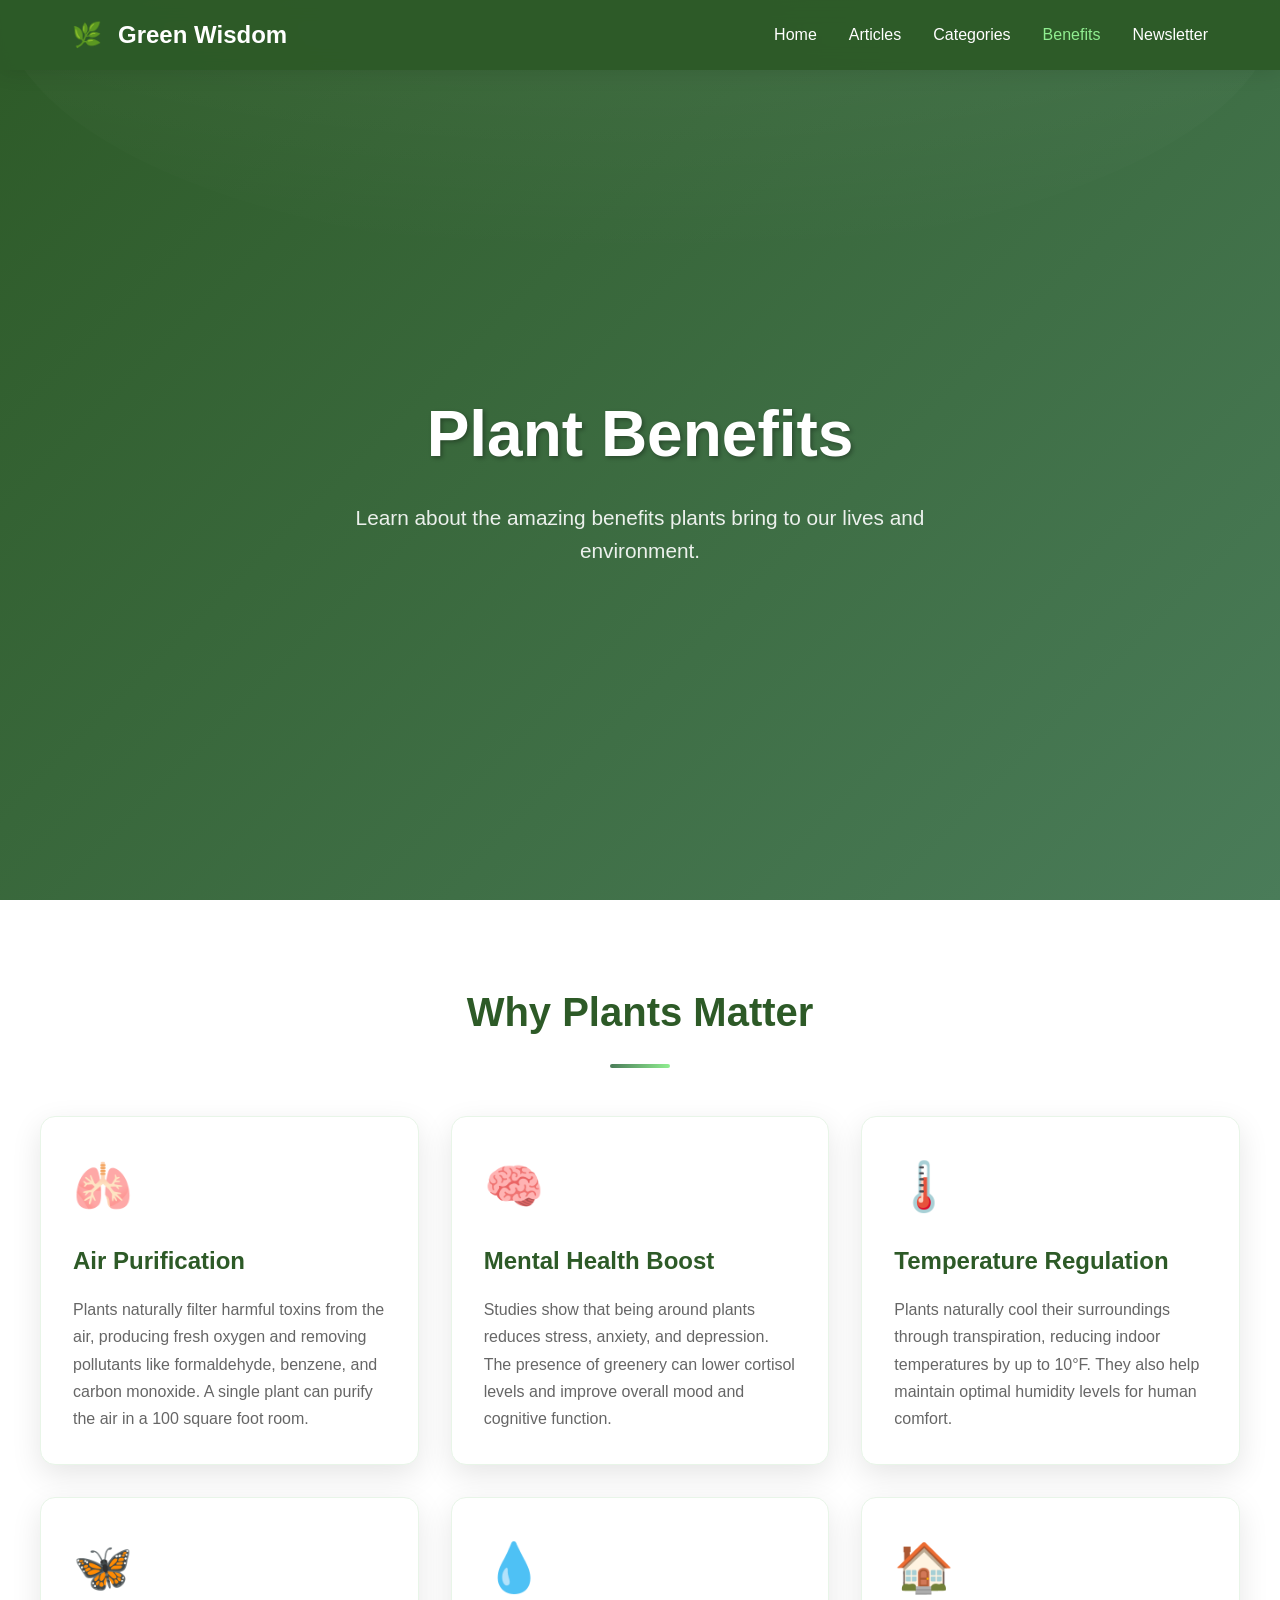
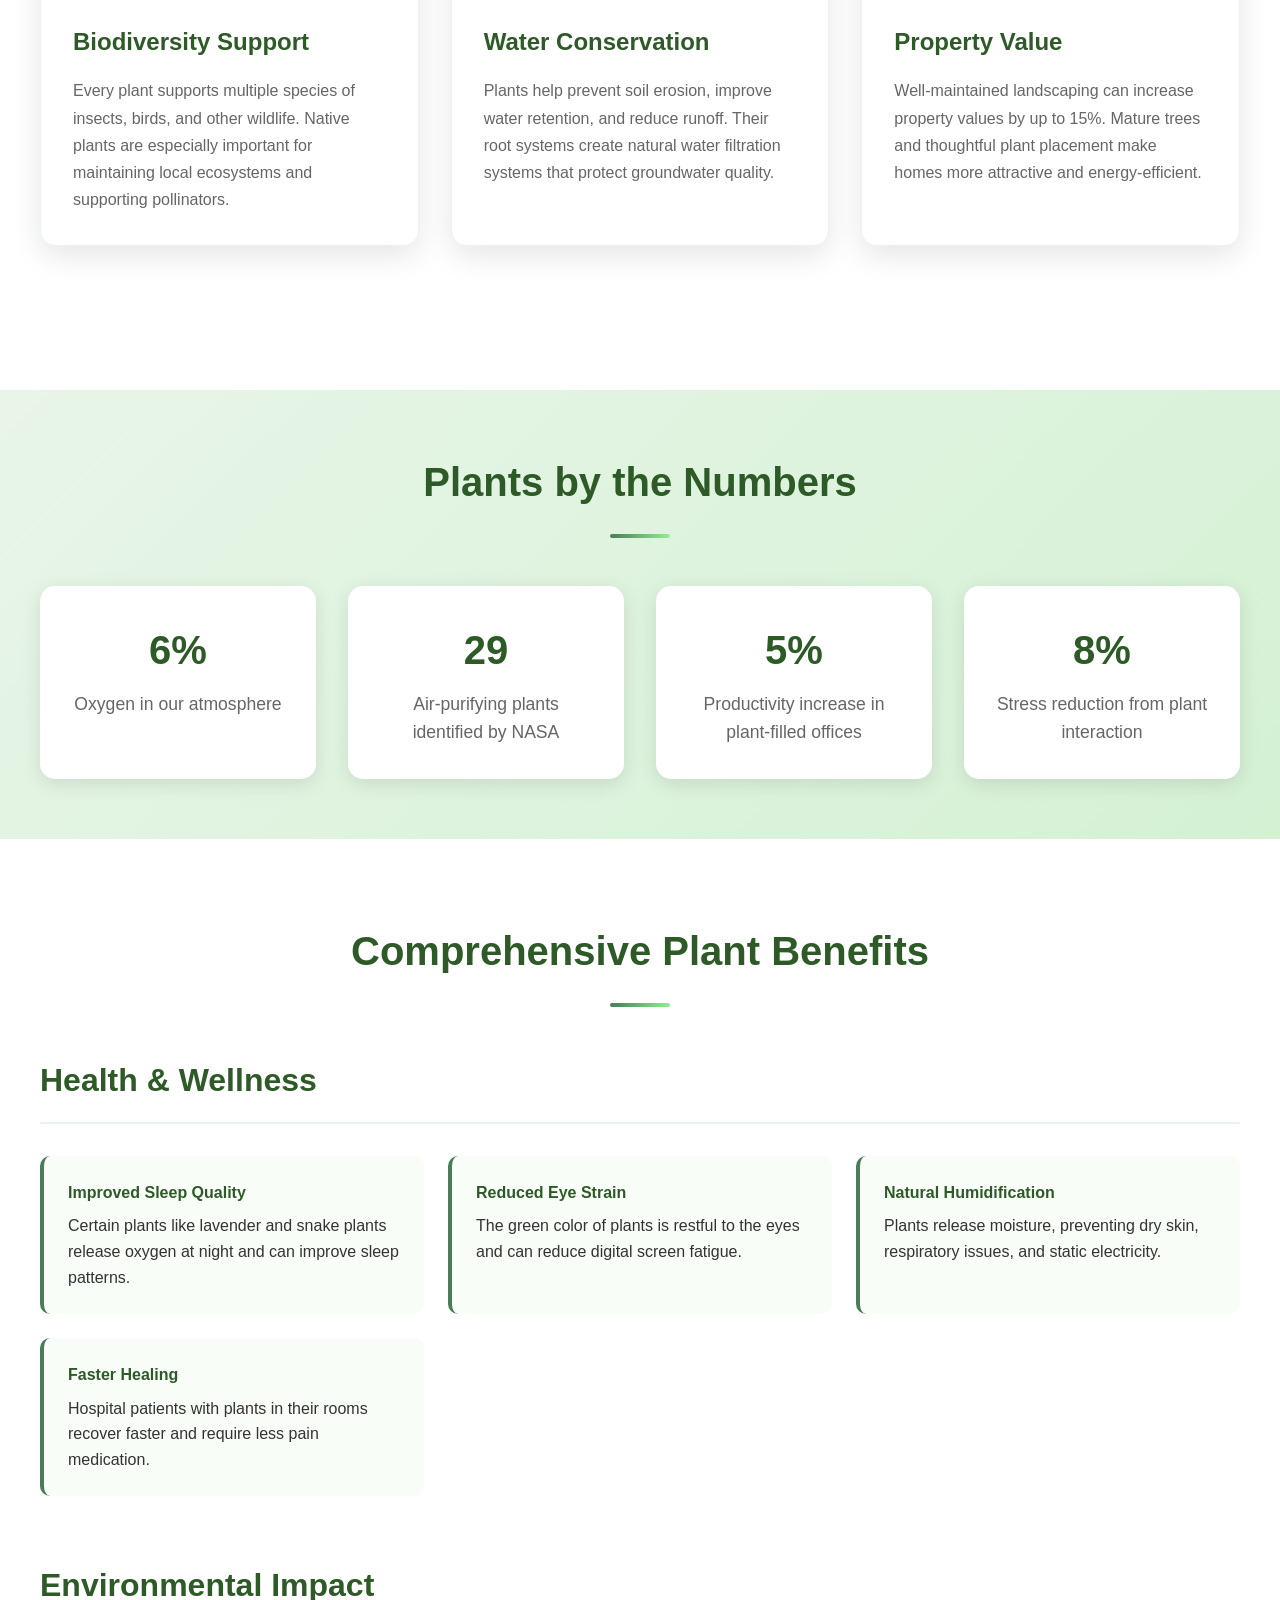
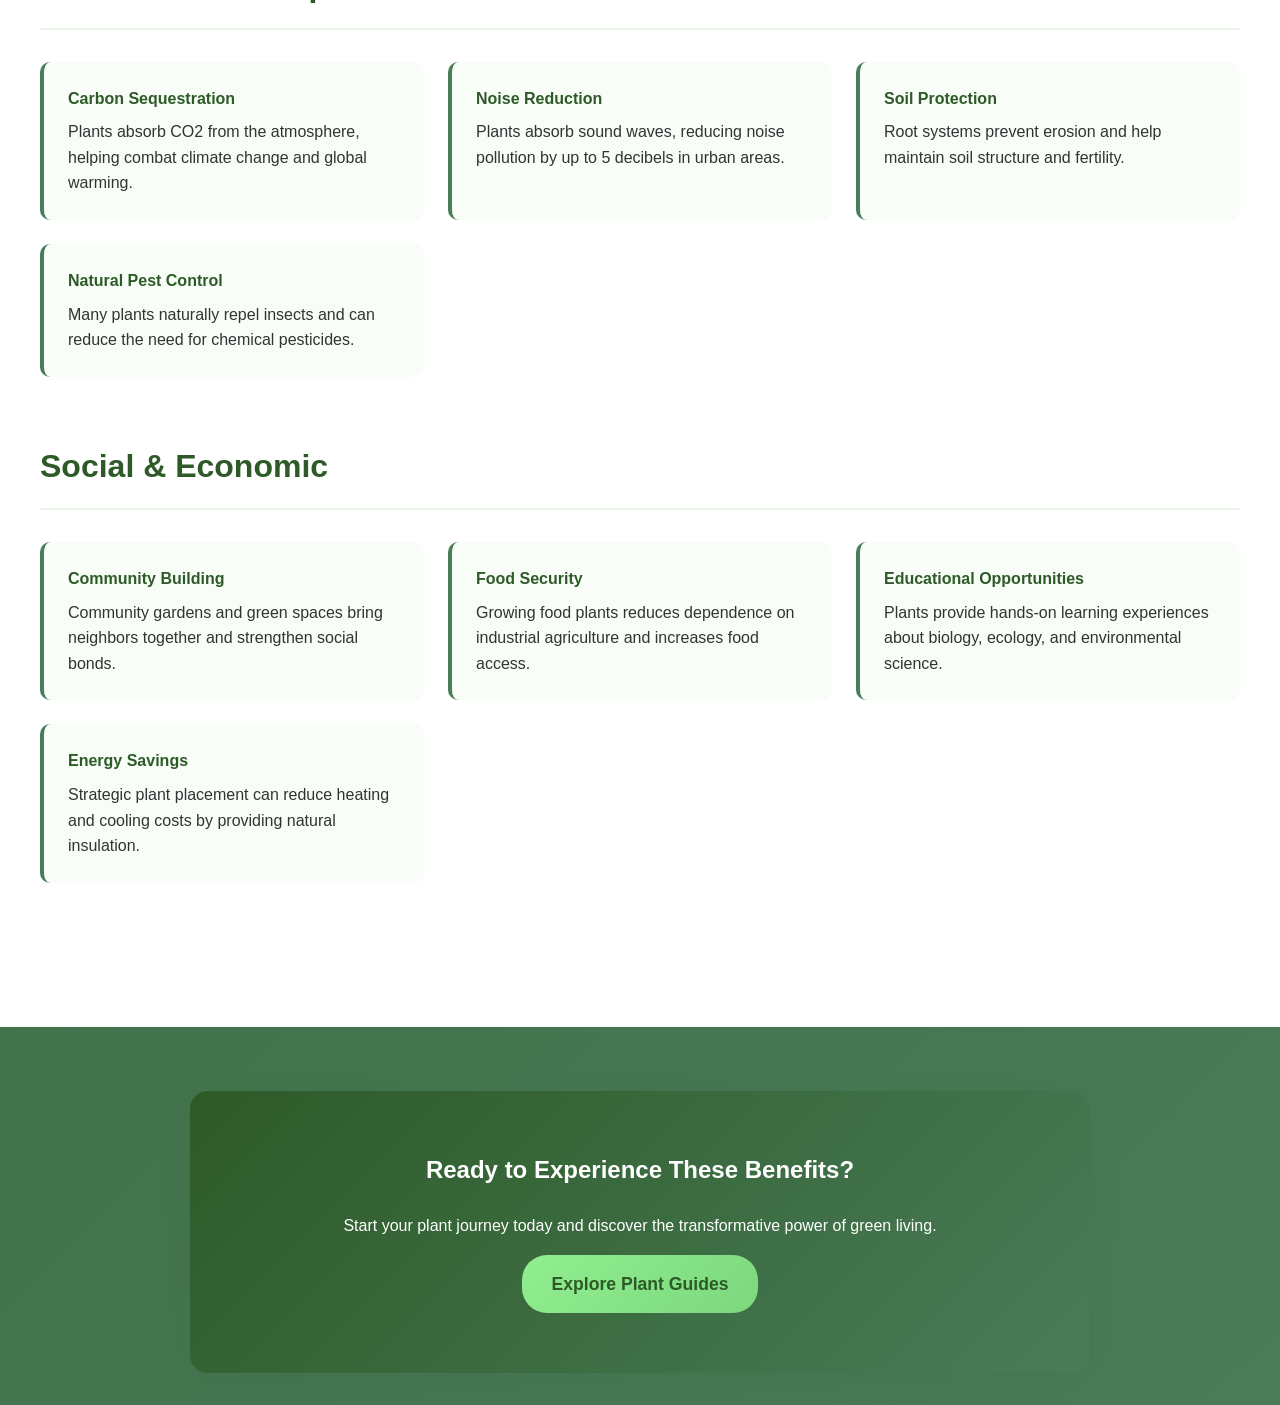
<file: benefits.html>
<!DOCTYPE html>
<html lang="en">
<head>
    <meta charset="UTF-8">
    <meta name="viewport" content="width=device-width, initial-scale=1.0">
    <title>Plant Benefits - Green Wisdom</title>
    <link rel="stylesheet" href="styles.css">
    <style>
        * {
            margin: 0;
            padding: 0;
            box-sizing: border-box;
        }

        body {
            font-family: 'Segoe UI', Tahoma, Geneva, Verdana, sans-serif;
            line-height: 1.6;
            color: #333;
            background: linear-gradient(135deg, #2d5a27 0%, #4a7c59 100%);
        }

        .header {
            background: rgba(45, 90, 39, 0.95);
            backdrop-filter: blur(10px);
            padding: 1rem 0;
            position: fixed;
            width: 100%;
            top: 0;
            z-index: 1000;
            box-shadow: 0 2px 20px rgba(0,0,0,0.1);
        }

        .nav-container {
            max-width: 1200px;
            margin: 0 auto;
            display: flex;
            justify-content: space-between;
            align-items: center;
            padding: 0 2rem;
        }

        .logo {
            display: flex;
            align-items: center;
            color: white;
            font-size: 1.5rem;
            font-weight: bold;
        }

        .logo::before {
            content: "🌿";
            margin-right: 0.5rem;
        }

        .nav-menu {
            display: flex;
            list-style: none;
            gap: 2rem;
        }

        .nav-menu a {
            color: white;
            text-decoration: none;
            transition: color 0.3s ease;
        }

        .nav-menu a:hover,
        .nav-menu a.active {
            color: #90ee90;
        }

        .hero {
            background: linear-gradient(135deg, #2d5a27 0%, #4a7c59 100%);
            color: white;
            text-align: center;
            padding: 150px 2rem 100px;
            min-height: 100vh;
            display: flex;
            flex-direction: column;
            justify-content: center;
        }

        .hero h1 {
            font-size: 4rem;
            margin-bottom: 1rem;
            text-shadow: 2px 2px 4px rgba(0,0,0,0.3);
        }

        .hero p {
            font-size: 1.3rem;
            max-width: 600px;
            margin: 0 auto;
            opacity: 0.9;
        }

        .content-section {
            background: white;
            padding: 80px 2rem;
        }

        .container {
            max-width: 1200px;
            margin: 0 auto;
        }

        .section-title {
            text-align: center;
            font-size: 2.5rem;
            color: #2d5a27;
            margin-bottom: 3rem;
            position: relative;
        }

        .section-title::after {
            content: "";
            display: block;
            width: 60px;
            height: 4px;
            background: linear-gradient(90deg, #4a7c59, #90ee90);
            margin: 20px auto;
            border-radius: 2px;
        }

        .benefits-grid {
            display: grid;
            grid-template-columns: repeat(auto-fit, minmax(350px, 1fr));
            gap: 2rem;
            margin-bottom: 4rem;
        }

        .benefit-card {
            background: white;
            border-radius: 15px;
            padding: 2rem;
            box-shadow: 0 10px 30px rgba(0,0,0,0.1);
            transition: transform 0.3s ease, box-shadow 0.3s ease;
            border: 1px solid #e8f5e8;
        }

        .benefit-card:hover {
            transform: translateY(-10px);
            box-shadow: 0 20px 40px rgba(0,0,0,0.15);
        }

        .benefit-icon {
            font-size: 3rem;
            margin-bottom: 1rem;
            display: block;
        }

        .benefit-card h3 {
            color: #2d5a27;
            font-size: 1.5rem;
            margin-bottom: 1rem;
        }

        .benefit-card p {
            color: #666;
            line-height: 1.7;
        }

        .stats-section {
            background: linear-gradient(135deg, #e8f5e8 0%, #d4f1d4 100%);
            padding: 60px 2rem;
        }

        .stats-grid {
            display: grid;
            grid-template-columns: repeat(auto-fit, minmax(200px, 1fr));
            gap: 2rem;
            text-align: center;
        }

        .stat-item {
            background: white;
            padding: 2rem;
            border-radius: 15px;
            box-shadow: 0 5px 20px rgba(0,0,0,0.1);
        }

        .stat-number {
            font-size: 2.5rem;
            font-weight: bold;
            color: #2d5a27;
            margin-bottom: 0.5rem;
        }

        .stat-label {
            color: #666;
            font-size: 1.1rem;
        }

        .detailed-benefits {
            padding: 80px 2rem;
            background: white;
        }

        .benefit-category {
            margin-bottom: 4rem;
        }

        .category-title {
            font-size: 2rem;
            color: #2d5a27;
            margin-bottom: 2rem;
            padding-bottom: 1rem;
            border-bottom: 2px solid #e8f5e8;
        }

        .benefit-list {
            display: grid;
            grid-template-columns: repeat(auto-fit, minmax(300px, 1fr));
            gap: 1.5rem;
        }

        .benefit-item {
            background: #f8fdf8;
            padding: 1.5rem;
            border-radius: 10px;
            border-left: 4px solid #4a7c59;
        }

        .benefit-item h4 {
            color: #2d5a27;
            margin-bottom: 0.5rem;
        }

        .cta-section {
            background: linear-gradient(135deg, #2d5a27 0%, #4a7c59 100%);
            color: white;
            text-align: center;
            padding: 60px 2rem;
        }

        .cta-button {
            background: linear-gradient(135deg, #90ee90, #7dd87d);
            color: #2d5a27;
            padding: 15px 30px;
            border: none;
            border-radius: 25px;
            font-size: 1.1rem;
            font-weight: bold;
            cursor: pointer;
            transition: transform 0.3s ease, box-shadow 0.3s ease;
            text-decoration: none;
            display: inline-block;
            margin-top: 1rem;
        }

        .cta-button:hover {
            transform: translateY(-2px);
            box-shadow: 0 10px 20px rgba(0,0,0,0.2);
        }

        @media (max-width: 768px) {
            .hero h1 {
                font-size: 2.5rem;
            }
            
            .nav-menu {
                gap: 1rem;
            }
            
            .benefits-grid {
                grid-template-columns: 1fr;
            }
        }
    </style>
</head>
<body>
    <!-- Header -->
    <header class="header">
        <div class="nav-container">
            <div class="logo">Green Wisdom</div>
            <nav>
                <ul class="nav-menu">
                    <li><a href="index.html">Home</a></li>
                    <li><a href="articles.html">Articles</a></li>
                    <li><a href="categories.html">Categories</a></li>
                    <li><a href="benefits.html" class="active">Benefits</a></li>
                    <li><a href="newsletter.html">Newsletter</a></li>
                </ul>
            </nav>
        </div>
    </header>

    <!-- Hero Section -->
    <section class="hero">
        <h1>Plant Benefits</h1>
        <p>Learn about the amazing benefits plants bring to our lives and environment.</p>
    </section>

    <!-- Main Benefits Section -->
    <section class="content-section">
        <div class="container">
            <h2 class="section-title">Why Plants Matter</h2>
            <div class="benefits-grid">
                <div class="benefit-card">
                    <span class="benefit-icon">🫁</span>
                    <h3>Air Purification</h3>
                    <p>Plants naturally filter harmful toxins from the air, producing fresh oxygen and removing pollutants like formaldehyde, benzene, and carbon monoxide. A single plant can purify the air in a 100 square foot room.</p>
                </div>
                
                <div class="benefit-card">
                    <span class="benefit-icon">🧠</span>
                    <h3>Mental Health Boost</h3>
                    <p>Studies show that being around plants reduces stress, anxiety, and depression. The presence of greenery can lower cortisol levels and improve overall mood and cognitive function.</p>
                </div>
                
                <div class="benefit-card">
                    <span class="benefit-icon">🌡️</span>
                    <h3>Temperature Regulation</h3>
                    <p>Plants naturally cool their surroundings through transpiration, reducing indoor temperatures by up to 10°F. They also help maintain optimal humidity levels for human comfort.</p>
                </div>
                
                <div class="benefit-card">
                    <span class="benefit-icon">🦋</span>
                    <h3>Biodiversity Support</h3>
                    <p>Every plant supports multiple species of insects, birds, and other wildlife. Native plants are especially important for maintaining local ecosystems and supporting pollinators.</p>
                </div>
                
                <div class="benefit-card">
                    <span class="benefit-icon">💧</span>
                    <h3>Water Conservation</h3>
                    <p>Plants help prevent soil erosion, improve water retention, and reduce runoff. Their root systems create natural water filtration systems that protect groundwater quality.</p>
                </div>
                
                <div class="benefit-card">
                    <span class="benefit-icon">🏠</span>
                    <h3>Property Value</h3>
                    <p>Well-maintained landscaping can increase property values by up to 15%. Mature trees and thoughtful plant placement make homes more attractive and energy-efficient.</p>
                </div>
            </div>
        </div>
    </section>

    <!-- Stats Section -->
    <section class="stats-section">
        <div class="container">
            <h2 class="section-title">Plants by the Numbers</h2>
            <div class="stats-grid">
                <div class="stat-item">
                    <div class="stat-number">20%</div>
                    <div class="stat-label">Oxygen in our atmosphere</div>
                </div>
                <div class="stat-item">
                    <div class="stat-number">87</div>
                    <div class="stat-label">Air-purifying plants identified by NASA</div>
                </div>
                <div class="stat-item">
                    <div class="stat-number">15%</div>
                    <div class="stat-label">Productivity increase in plant-filled offices</div>
                </div>
                <div class="stat-item">
                    <div class="stat-number">25%</div>
                    <div class="stat-label">Stress reduction from plant interaction</div>
                </div>
            </div>
        </div>
    </section>

    <!-- Detailed Benefits -->
    <section class="detailed-benefits">
        <div class="container">
            <h2 class="section-title">Comprehensive Plant Benefits</h2>
            
            <div class="benefit-category">
                <h3 class="category-title">Health & Wellness</h3>
                <div class="benefit-list">
                    <div class="benefit-item">
                        <h4>Improved Sleep Quality</h4>
                        <p>Certain plants like lavender and snake plants release oxygen at night and can improve sleep patterns.</p>
                    </div>
                    <div class="benefit-item">
                        <h4>Reduced Eye Strain</h4>
                        <p>The green color of plants is restful to the eyes and can reduce digital screen fatigue.</p>
                    </div>
                    <div class="benefit-item">
                        <h4>Natural Humidification</h4>
                        <p>Plants release moisture, preventing dry skin, respiratory issues, and static electricity.</p>
                    </div>
                    <div class="benefit-item">
                        <h4>Faster Healing</h4>
                        <p>Hospital patients with plants in their rooms recover faster and require less pain medication.</p>
                    </div>
                </div>
            </div>

            <div class="benefit-category">
                <h3 class="category-title">Environmental Impact</h3>
                <div class="benefit-list">
                    <div class="benefit-item">
                        <h4>Carbon Sequestration</h4>
                        <p>Plants absorb CO2 from the atmosphere, helping combat climate change and global warming.</p>
                    </div>
                    <div class="benefit-item">
                        <h4>Noise Reduction</h4>
                        <p>Plants absorb sound waves, reducing noise pollution by up to 5 decibels in urban areas.</p>
                    </div>
                    <div class="benefit-item">
                        <h4>Soil Protection</h4>
                        <p>Root systems prevent erosion and help maintain soil structure and fertility.</p>
                    </div>
                    <div class="benefit-item">
                        <h4>Natural Pest Control</h4>
                        <p>Many plants naturally repel insects and can reduce the need for chemical pesticides.</p>
                    </div>
                </div>
            </div>

            <div class="benefit-category">
                <h3 class="category-title">Social & Economic</h3>
                <div class="benefit-list">
                    <div class="benefit-item">
                        <h4>Community Building</h4>
                        <p>Community gardens and green spaces bring neighbors together and strengthen social bonds.</p>
                    </div>
                    <div class="benefit-item">
                        <h4>Food Security</h4>
                        <p>Growing food plants reduces dependence on industrial agriculture and increases food access.</p>
                    </div>
                    <div class="benefit-item">
                        <h4>Educational Opportunities</h4>
                        <p>Plants provide hands-on learning experiences about biology, ecology, and environmental science.</p>
                    </div>
                    <div class="benefit-item">
                        <h4>Energy Savings</h4>
                        <p>Strategic plant placement can reduce heating and cooling costs by providing natural insulation.</p>
                    </div>
                </div>
            </div>
        </div>
    </section>

    <!-- Call to Action -->
    <section class="cta-section">
        <div class="container">
            <h2>Ready to Experience These Benefits?</h2>
            <p>Start your plant journey today and discover the transformative power of green living.</p>
            <a href="articles.html" class="cta-button">Explore Plant Guides</a>
        </div>
    </section>

    <script>
        // Hero fade-out on scroll
        window.addEventListener('scroll', () => {
            const hero = document.querySelector('.hero');
            if (hero) {
                const maxScroll = window.innerHeight * 0.7;
                const opacity = Math.max(0, 1 - window.scrollY / maxScroll);
                hero.style.opacity = opacity;
            }
        });

        // Animate stats on scroll
        const observerOptions = {
            threshold: 0.1,
            rootMargin: '0px 0px -50px 0px'
        };

        const observer = new IntersectionObserver((entries) => {
            entries.forEach(entry => {
                if (entry.isIntersecting) {
                    const statNumbers = entry.target.querySelectorAll('.stat-number');
                    statNumbers.forEach(stat => {
                        const target = stat.textContent;
                        const isPercentage = target.includes('%');
                        const isNumber = !isNaN(target);
                        
                        if (isPercentage || isNumber) {
                            const targetNum = parseInt(target);
                            let current = 0;
                            const increment = targetNum / 50;
                            
                            const timer = setInterval(() => {
                                current += increment;
                                if (current >= targetNum) {
                                    stat.textContent = target;
                                    clearInterval(timer);
                                } else {
                                    stat.textContent = Math.floor(current) + (isPercentage ? '%' : '');
                                }
                            }, 50);
                        }
                    });
                    observer.unobserve(entry.target);
                }
            });
        }, observerOptions);

        observer.observe(document.querySelector('.stats-section'));
    </script>
</body>
</html>
</file>
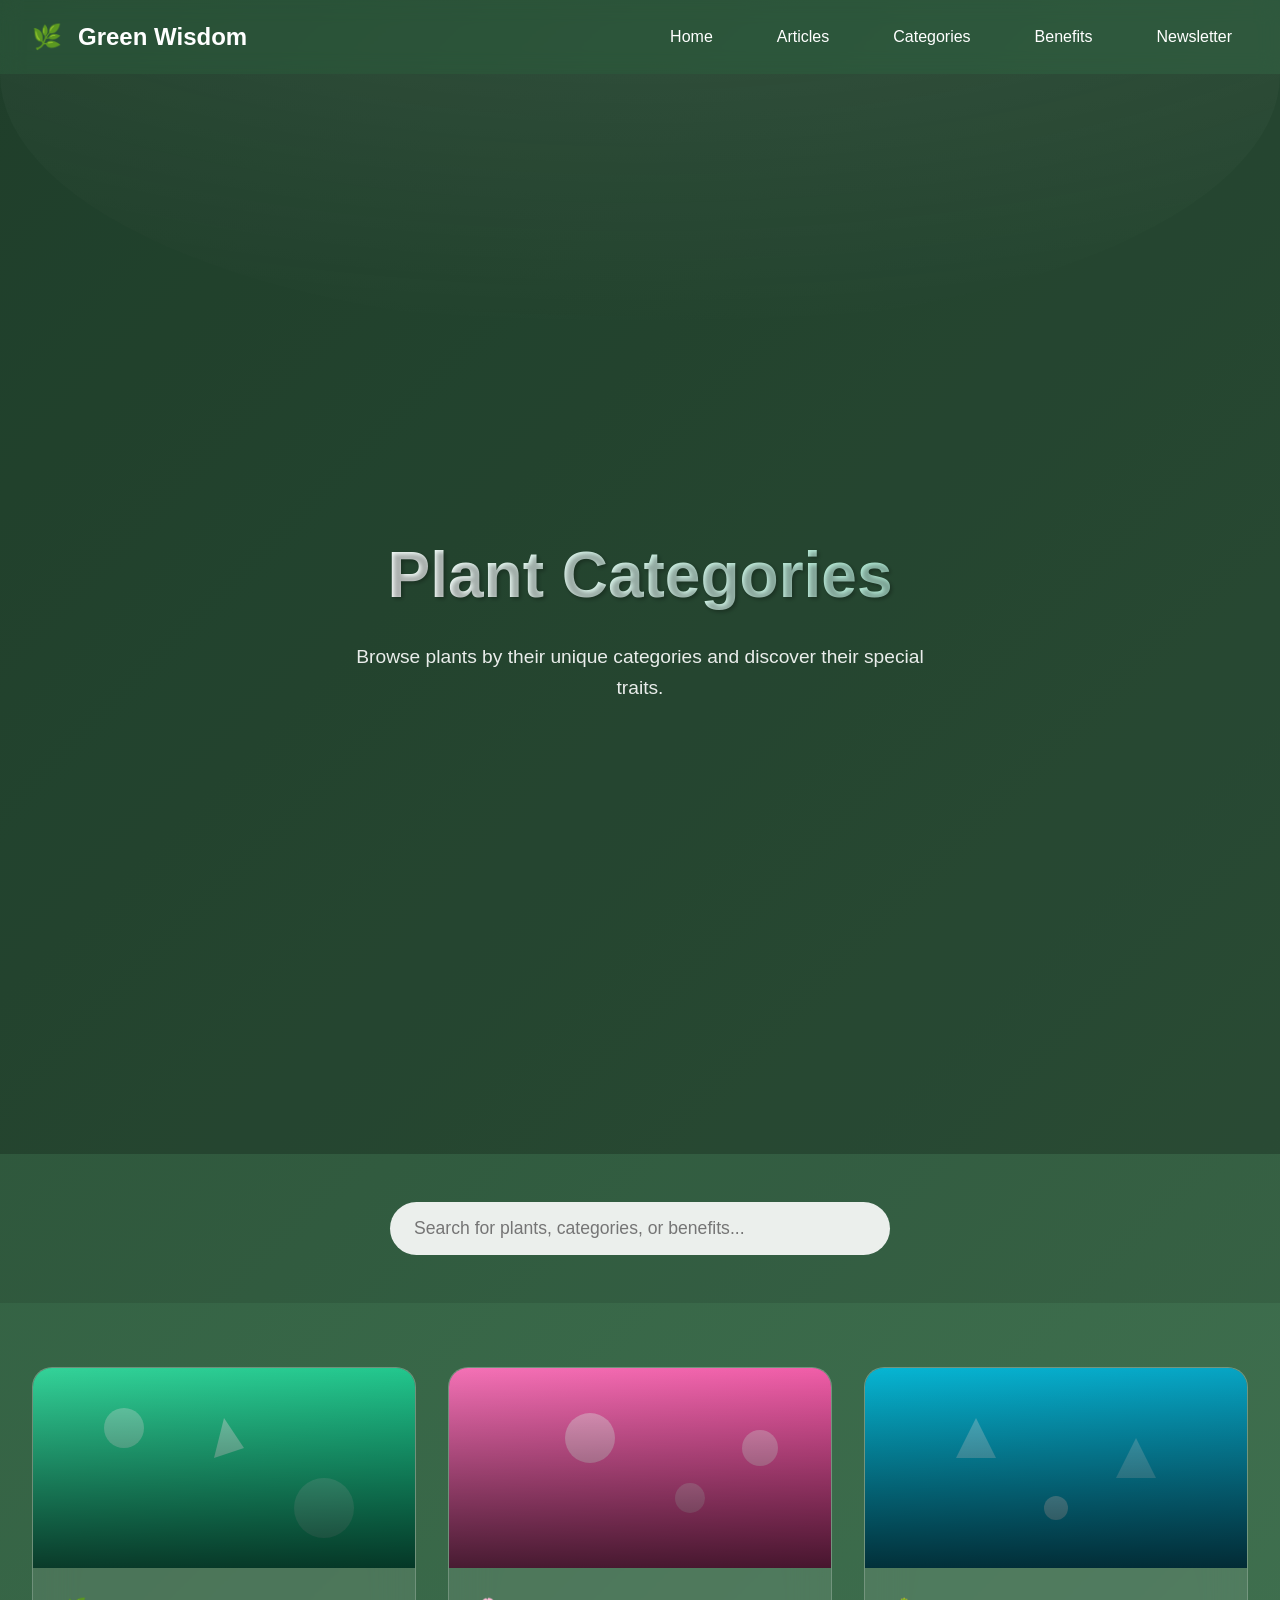
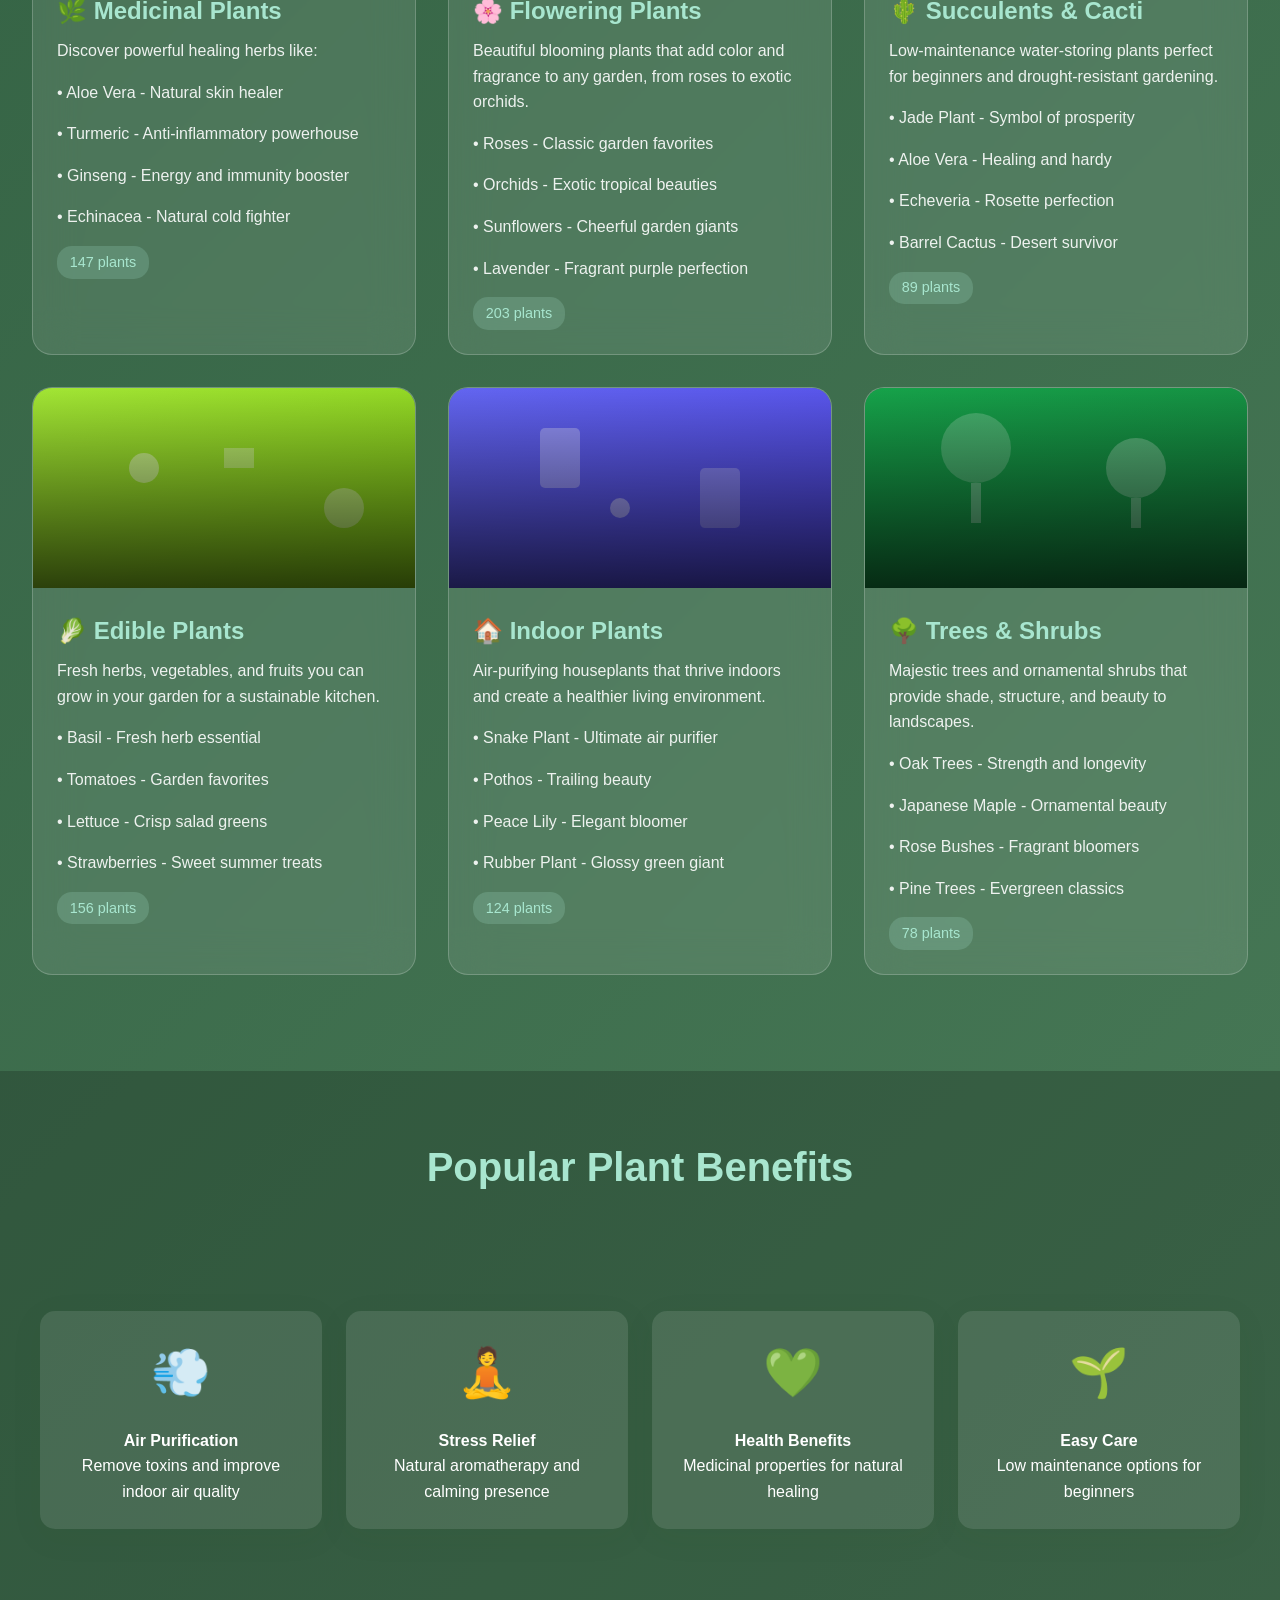
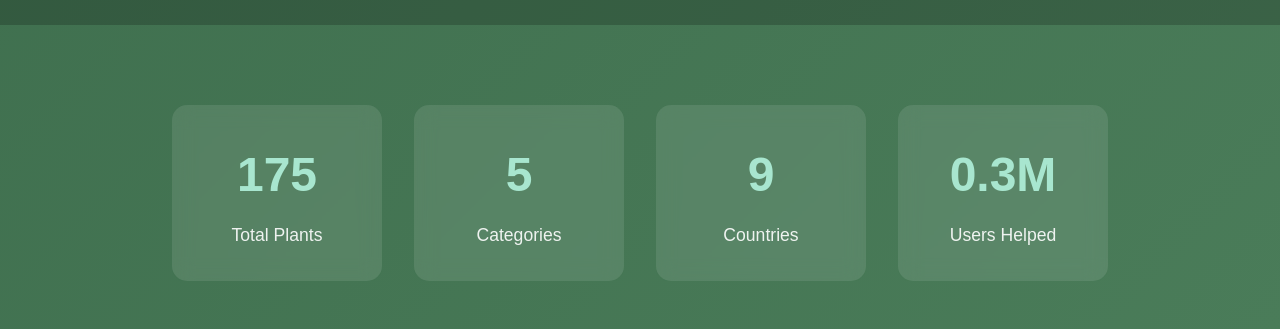
<file: categories.html>
<!DOCTYPE html>
<html lang="en">
<head>
    <meta charset="UTF-8">
    <meta name="viewport" content="width=device-width, initial-scale=1.0">
    <title>Plant Categories - Green Wisdom</title>
    <link rel="stylesheet" href="styles.css">
    <style>
        * {
            margin: 0;
            padding: 0;
            box-sizing: border-box;
        }

        body {
            font-family: 'Segoe UI', Tahoma, Geneva, Verdana, sans-serif;
            background: linear-gradient(135deg, #2d5a3d 0%, #4a7c59 100%);
            min-height: 100vh;
            color: white;
        }

        .header {
            display: flex;
            justify-content: space-between;
            align-items: center;
            padding: 1rem 2rem;
            background: rgba(0, 0, 0, 0.1);
            backdrop-filter: blur(10px);
        }

        .logo {
            display: flex;
            align-items: center;
            font-size: 1.5rem;
            font-weight: bold;
        }

        .logo::before {
            content: "🌿";
            margin-right: 0.5rem;
        }

        .nav {
            display: flex;
            gap: 2rem;
        }

        .nav a {
            color: white;
            text-decoration: none;
            transition: all 0.3s ease;
            padding: 0.5rem 1rem;
            border-radius: 25px;
        }

        .nav a:hover {
            background: rgba(255, 255, 255, 0.2);
            transform: translateY(-2px);
        }

        .hero {
            text-align: center;
            padding: 4rem 2rem;
            background: linear-gradient(rgba(0,0,0,0.3), rgba(0,0,0,0.3));
        }

        .hero h1 {
            font-size: 4rem;
            font-weight: 700;
            margin-bottom: 1rem;
            background: linear-gradient(45deg, #fff, #a8e6cf);
            -webkit-background-clip: text;
            -webkit-text-fill-color: transparent;
            background-clip: text;
        }

        .hero p {
            font-size: 1.2rem;
            opacity: 0.9;
            max-width: 600px;
            margin: 0 auto;
        }

        .categories-grid {
            padding: 4rem 2rem;
            max-width: 1400px;
            margin: 0 auto;
            display: grid;
            grid-template-columns: repeat(auto-fit, minmax(350px, 1fr));
            gap: 2rem;
        }

        .category-card {
            background: rgba(255, 255, 255, 0.1);
            backdrop-filter: blur(20px);
            border-radius: 20px;
            overflow: hidden;
            transition: all 0.4s ease;
            border: 1px solid rgba(255, 255, 255, 0.2);
            cursor: pointer;
        }

        .category-card:hover {
            transform: translateY(-10px) scale(1.02);
            box-shadow: 0 20px 40px rgba(0, 0, 0, 0.3);
            background: rgba(255, 255, 255, 0.15);
        }

        .card-image {
            height: 200px;
            background-size: cover;
            background-position: center;
            position: relative;
            overflow: hidden;
        }

        .card-image::after {
            content: '';
            position: absolute;
            top: 0;
            left: 0;
            right: 0;
            bottom: 0;
            background: linear-gradient(to bottom, transparent, rgba(0,0,0,0.7));
        }

        .card-content {
            padding: 1.5rem;
        }

        .card-title {
            font-size: 1.5rem;
            font-weight: 600;
            margin-bottom: 0.5rem;
            color: #a8e6cf;
        }

        .card-description {
            opacity: 0.9;
            line-height: 1.6;
            margin-bottom: 1rem;
        }

        .plant-count {
            display: inline-block;
            background: rgba(168, 230, 207, 0.2);
            color: #a8e6cf;
            padding: 0.3rem 0.8rem;
            border-radius: 15px;
            font-size: 0.9rem;
            font-weight: 500;
        }

        .featured-section {
            background: rgba(0, 0, 0, 0.2);
            padding: 4rem 2rem;
            margin: 2rem 0;
        }

        .featured-title {
            text-align: center;
            font-size: 2.5rem;
            margin-bottom: 3rem;
            color: #a8e6cf;
        }

        .featured-grid {
            max-width: 1200px;
            margin: 0 auto;
            display: grid;
            grid-template-columns: repeat(auto-fit, minmax(250px, 1fr));
            gap: 1.5rem;
        }

        .featured-plant {
            background: rgba(255, 255, 255, 0.1);
            border-radius: 15px;
            padding: 1.5rem;
            text-align: center;
            transition: all 0.3s ease;
        }

        .featured-plant:hover {
            background: rgba(255, 255, 255, 0.15);
            transform: translateY(-5px);
        }

        .plant-emoji {
            font-size: 3rem;
            margin-bottom: 1rem;
            display: block;
        }

        .search-section {
            text-align: center;
            padding: 3rem 2rem;
            background: rgba(0, 0, 0, 0.1);
        }

        .search-box {
            max-width: 500px;
            margin: 0 auto;
            position: relative;
        }

        .search-input {
            width: 100%;
            padding: 1rem 1.5rem;
            border: none;
            border-radius: 50px;
            background: rgba(255, 255, 255, 0.9);
            font-size: 1.1rem;
            outline: none;
            transition: all 0.3s ease;
        }

        .search-input:focus {
            background: white;
            box-shadow: 0 10px 30px rgba(0, 0, 0, 0.2);
        }

        .stats-section {
            display: grid;
            grid-template-columns: repeat(auto-fit, minmax(200px, 1fr));
            gap: 2rem;
            padding: 3rem 2rem;
            max-width: 1000px;
            margin: 0 auto;
        }

        .stat-card {
            text-align: center;
            background: rgba(255, 255, 255, 0.1);
            padding: 2rem;
            border-radius: 15px;
            backdrop-filter: blur(10px);
        }

        .stat-number {
            font-size: 3rem;
            font-weight: bold;
            color: #a8e6cf;
            display: block;
        }

        .stat-label {
            font-size: 1.1rem;
            opacity: 0.9;
            margin-top: 0.5rem;
        }

        @keyframes float {
            0%, 100% { transform: translateY(0px); }
            50% { transform: translateY(-10px); }
        }

        .floating {
            animation: float 3s ease-in-out infinite;
        }

        @media (max-width: 768px) {
            .hero h1 {
                font-size: 2.5rem;
            }
            
            .categories-grid {
                grid-template-columns: 1fr;
                padding: 2rem 1rem;
            }
            
            .nav {
                display: none;
            }
        }
    </style>
</head>
<body>
    <header class="header">
        <div class="logo">Green Wisdom</div>
        <nav class="nav">
            <a href="index.html">Home</a>
            <a href="articles.html">Articles</a>
            <a href="categories.html">Categories</a>
            <a href="benefits.html">Benefits</a>
            <a href="newsletter.html">Newsletter</a>
        </nav>
    </header>

    <section class="hero">
        <h1 class="floating">Plant Categories</h1>
        <p>Browse plants by their unique categories and discover their special traits.</p>
    </section>

    <section class="search-section">
        <div class="search-box">
            <input type="text" class="search-input" placeholder="Search for plants, categories, or benefits..." id="searchInput">
        </div>
    </section>

    <section class="categories-grid">
        <div class="category-card" onclick="exploreCategory('medicinal')">
            <div class="card-image" style="background-image: url('data:image/svg+xml,<svg xmlns=%22http://www.w3.org/2000/svg%22 viewBox=%220 0 400 200%22><defs><linearGradient id=%22med%22 x1=%220%22 y1=%220%22 x2=%221%22 y2=%221%22><stop offset=%220%25%22 stop-color=%22%2334d399%22/><stop offset=%22100%25%22 stop-color=%22%2310b981%22/></linearGradient></defs><rect width=%22400%22 height=%22200%22 fill=%22url(%23med)%22/><circle cx=%22100%22 cy=%2260%22 r=%2220%22 fill=%22%23ffffff%22 opacity=%220.3%22/><circle cx=%22300%22 cy=%22140%22 r=%2230%22 fill=%22%23ffffff%22 opacity=%220.2%22/><path d=%22M200 50 L220 80 L190 90 Z%22 fill=%22%23ffffff%22 opacity=%220.4%22/></svg>');">
            </div>
            <div class="card-content">
                <h3 class="card-title">🌿 Medicinal Plants</h3>
                <p class="card-description">Discover powerful healing herbs like:</p>
                <p class="card-description">• Aloe Vera - Natural skin healer</p>
                <p class="card-description">• Turmeric - Anti-inflammatory powerhouse</p>
                <p class="card-description">• Ginseng - Energy and immunity booster</p>
                <p class="card-description">• Echinacea - Natural cold fighter</p>
                <span class="plant-count">147 plants</span>
            </div>
        </div>

        <div class="category-card" onclick="exploreCategory('flowering')">
            <div class="card-image" style="background-image: url('data:image/svg+xml,<svg xmlns=%22http://www.w3.org/2000/svg%22 viewBox=%220 0 400 200%22><defs><linearGradient id=%22flower%22 x1=%220%22 y1=%220%22 x2=%221%22 y2=%221%22><stop offset=%220%25%22 stop-color=%22%23f472b6%22/><stop offset=%22100%25%22 stop-color=%22%23ec4899%22/></linearGradient></defs><rect width=%22400%22 height=%22200%22 fill=%22url(%23flower)%22/><circle cx=%22150%22 cy=%2270%22 r=%2225%22 fill=%22%23ffffff%22 opacity=%220.4%22/><circle cx=%22250%22 cy=%22130%22 r=%2215%22 fill=%22%23ffffff%22 opacity=%220.3%22/><circle cx=%22320%22 cy=%2280%22 r=%2218%22 fill=%22%23ffffff%22 opacity=%220.35%22/></svg>');">
            </div>
            <div class="card-content">
                <h3 class="card-title">🌸 Flowering Plants</h3>
                <p class="card-description">Beautiful blooming plants that add color and fragrance to any garden, from roses to exotic orchids.</p>
                <p class="card-description">• Roses - Classic garden favorites</p>
                <p class="card-description">• Orchids - Exotic tropical beauties</p>
                <p class="card-description">• Sunflowers - Cheerful garden giants</p>
                <p class="card-description">• Lavender - Fragrant purple perfection</p>
                <span class="plant-count">203 plants</span>
            </div>
        </div>

        <div class="category-card" onclick="exploreCategory('succulents')">
            <div class="card-image" style="background-image: url('data:image/svg+xml,<svg xmlns=%22http://www.w3.org/2000/svg%22 viewBox=%220 0 400 200%22><defs><linearGradient id=%22succ%22 x1=%220%22 y1=%220%22 x2=%221%22 y2=%221%22><stop offset=%220%25%22 stop-color=%22%2306b6d4%22/><stop offset=%22100%25%22 stop-color=%22%230891b2%22/></linearGradient></defs><rect width=%22400%22 height=%22200%22 fill=%22url(%23succ)%22/><polygon points=%22120,50 140,90 100,90%22 fill=%22%23ffffff%22 opacity=%220.3%22/><polygon points=%22280,70 300,110 260,110%22 fill=%22%23ffffff%22 opacity=%220.25%22/><circle cx=%22200%22 cy=%22140%22 r=%2212%22 fill=%22%23ffffff%22 opacity=%220.4%22/></svg>');">
            </div>
            <div class="card-content">
                <h3 class="card-title">🌵 Succulents & Cacti</h3>
                <p class="card-description">Low-maintenance water-storing plants perfect for beginners and drought-resistant gardening.</p>
                <p class="card-description">• Jade Plant - Symbol of prosperity</p>
                <p class="card-description">• Aloe Vera - Healing and hardy</p>
                <p class="card-description">• Echeveria - Rosette perfection</p>
                <p class="card-description">• Barrel Cactus - Desert survivor</p>
                <span class="plant-count">89 plants</span>
            </div>
        </div>

        <div class="category-card" onclick="exploreCategory('edible')">
            <div class="card-image" style="background-image: url('data:image/svg+xml,<svg xmlns=%22http://www.w3.org/2000/svg%22 viewBox=%220 0 400 200%22><defs><linearGradient id=%22edible%22 x1=%220%22 y1=%220%22 x2=%221%22 y2=%221%22><stop offset=%220%25%22 stop-color=%22%23a3e635%22/><stop offset=%22100%25%22 stop-color=%22%2384cc16%22/></linearGradient></defs><rect width=%22400%22 height=%22200%22 fill=%22url(%23edible)%22/><circle cx=%22120%22 cy=%2280%22 r=%2215%22 fill=%22%23ffffff%22 opacity=%220.4%22/><rect x=%22200%22 y=%2260%22 width=%2230%22 height=%2220%22 fill=%22%23ffffff%22 opacity=%220.3%22/><circle cx=%22320%22 cy=%22120%22 r=%2220%22 fill=%22%23ffffff%22 opacity=%220.35%22/></svg>');">
            </div>
            <div class="card-content">
                <h3 class="card-title">🥬 Edible Plants</h3>
                <p class="card-description">Fresh herbs, vegetables, and fruits you can grow in your garden for a sustainable kitchen.</p>
                <p class="card-description">• Basil - Fresh herb essential</p>
                <p class="card-description">• Tomatoes - Garden favorites</p>
                <p class="card-description">• Lettuce - Crisp salad greens</p>
                <p class="card-description">• Strawberries - Sweet summer treats</p>
                <span class="plant-count">156 plants</span>
            </div>
        </div>

        <div class="category-card" onclick="exploreCategory('indoor')">
            <div class="card-image" style="background-image: url('data:image/svg+xml,<svg xmlns=%22http://www.w3.org/2000/svg%22 viewBox=%220 0 400 200%22><defs><linearGradient id=%22indoor%22 x1=%220%22 y1=%220%22 x2=%221%22 y2=%221%22><stop offset=%220%25%22 stop-color=%22%236366f1%22/><stop offset=%22100%25%22 stop-color=%22%234f46e5%22/></linearGradient></defs><rect width=%22400%22 height=%22200%22 fill=%22url(%23indoor)%22/><rect x=%22100%22 y=%2240%22 width=%2240%22 height=%2260%22 rx=%225%22 fill=%22%23ffffff%22 opacity=%220.3%22/><rect x=%22260%22 y=%2280%22 width=%2240%22 height=%2260%22 rx=%225%22 fill=%22%23ffffff%22 opacity=%220.25%22/><circle cx=%22180%22 cy=%22120%22 r=%2210%22 fill=%22%23ffffff%22 opacity=%220.4%22/></svg>');">
            </div>
            <div class="card-content">
                <h3 class="card-title">🏠 Indoor Plants</h3>
                <p class="card-description">Air-purifying houseplants that thrive indoors and create a healthier living environment.</p>
                <p class="card-description">• Snake Plant - Ultimate air purifier</p>
                <p class="card-description">• Pothos - Trailing beauty</p>
                <p class="card-description">• Peace Lily - Elegant bloomer</p>
                <p class="card-description">• Rubber Plant - Glossy green giant</p>
                <span class="plant-count">124 plants</span>
            </div>
        </div>

        <div class="category-card" onclick="exploreCategory('trees')">
            <div class="card-image" style="background-image: url('data:image/svg+xml,<svg xmlns=%22http://www.w3.org/2000/svg%22 viewBox=%220 0 400 200%22><defs><linearGradient id=%22trees%22 x1=%220%22 y1=%220%22 x2=%221%22 y2=%221%22><stop offset=%220%25%22 stop-color=%22%2316a34a%22/><stop offset=%22100%25%22 stop-color=%22%2315803d%22/></linearGradient></defs><rect width=%22400%22 height=%22200%22 fill=%22url(%23trees)%22/><circle cx=%22120%22 cy=%2260%22 r=%2235%22 fill=%22%23ffffff%22 opacity=%220.2%22/><rect x=%22115%22 y=%2295%22 width=%2210%22 height=%2240%22 fill=%22%23ffffff%22 opacity=%220.3%22/><circle cx=%22280%22 cy=%2280%22 r=%2230%22 fill=%22%23ffffff%22 opacity=%220.25%22/><rect x=%22275%22 y=%22110%22 width=%2210%22 height=%2230%22 fill=%22%23ffffff%22 opacity=%220.3%22/></svg>');">
            </div>
            <div class="card-content">
                <h3 class="card-title">🌳 Trees & Shrubs</h3>
                <p class="card-description">Majestic trees and ornamental shrubs that provide shade, structure, and beauty to landscapes.</p>
                <p class="card-description">• Oak Trees - Strength and longevity</p>
                <p class="card-description">• Japanese Maple - Ornamental beauty</p>
                <p class="card-description">• Rose Bushes - Fragrant bloomers</p>
                <p class="card-description">• Pine Trees - Evergreen classics</p>
                <span class="plant-count">78 plants</span>
            </div>
        </div>
    </section>

    <section class="featured-section">
        <h2 class="featured-title">Popular Plant Benefits</h2>
        <div class="featured-grid">
            <div class="featured-plant">
                <span class="plant-emoji">💨</span>
                <h4>Air Purification</h4>
                <p>Remove toxins and improve indoor air quality</p>
            </div>
            <div class="featured-plant">
                <span class="plant-emoji">🧘</span>
                <h4>Stress Relief</h4>
                <p>Natural aromatherapy and calming presence</p>
            </div>
            <div class="featured-plant">
                <span class="plant-emoji">💚</span>
                <h4>Health Benefits</h4>
                <p>Medicinal properties for natural healing</p>
            </div>
            <div class="featured-plant">
                <span class="plant-emoji">🌱</span>
                <h4>Easy Care</h4>
                <p>Low maintenance options for beginners</p>
            </div>
        </div>
    </section>

    <section class="stats-section">
        <div class="stat-card">
            <span class="stat-number">797</span>
            <div class="stat-label">Total Plants</div>
        </div>
        <div class="stat-card">
            <span class="stat-number">23</span>
            <div class="stat-label">Categories</div>
        </div>
        <div class="stat-card">
            <span class="stat-number">45</span>
            <div class="stat-label">Countries</div>
        </div>
        <div class="stat-card">
            <span class="stat-number">1.2M</span>
            <div class="stat-label">Users Helped</div>
        </div>
    </section>

    <script>
        function exploreCategory(category) {
            const messages = {
                medicinal: `Exploring Medicinal Plants! 🌿\n\nDiscover powerful healing herbs like:\n• Aloe Vera - Natural skin healer\n• Turmeric - Anti-inflammatory powerhouse\n• Ginseng - Energy and immunity booster\n• Echinacea - Natural cold fighter`,
                flowering: `Welcome to Flowering Plants! 🌸\n\nBeautiful bloomers including:\n• Roses - Classic garden favorites\n• Orchids - Exotic tropical beauties\n• Sunflowers - Cheerful garden giants\n• Lavender - Fragrant purple perfection`,
                succulents: `Succulent Paradise! 🌵\n\nLow-maintenance beauties:\n• Jade Plant - Symbol of prosperity\n• Aloe Vera - Healing and hardy\n• Echeveria - Rosette perfection\n• Barrel Cactus - Desert survivor`,
                edible: `Garden to Table! 🥬\n\nGrow your own food:\n• Basil - Fresh herb essential\n• Tomatoes - Garden favorites\n• Lettuce - Crisp salad greens\n• Strawberries - Sweet summer treats`,
                indoor: `Indoor Plant Haven! 🏠\n\nPerfect houseplants:\n• Snake Plant - Ultimate air purifier\n• Pothos - Trailing beauty\n• Peace Lily - Elegant bloomer\n• Rubber Plant - Glossy green giant`,
                trees: `Mighty Trees & Shrubs! 🌳\n\nLandscape champions:\n• Oak Trees - Strength and longevity\n• Japanese Maple - Ornamental beauty\n• Rose Bushes - Fragrant bloomers\n• Pine Trees - Evergreen classics`
            };
            
            alert(messages[category] || 'Exploring this amazing plant category!');
        }

        // Search functionality
        const searchInput = document.getElementById('searchInput');
        const cards = document.querySelectorAll('.category-card');

        searchInput.addEventListener('input', function(e) {
            const searchTerm = e.target.value.toLowerCase();
            
            cards.forEach(card => {
                const title = card.querySelector('.card-title').textContent.toLowerCase();
                const description = card.querySelector('.card-description').textContent.toLowerCase();
                
                if (title.includes(searchTerm) || description.includes(searchTerm)) {
                    card.style.display = 'block';
                    card.style.animation = 'none';
                    setTimeout(() => {
                        card.style.animation = 'float 3s ease-in-out infinite';
                    }, 100);
                } else {
                    card.style.display = searchTerm === '' ? 'block' : 'none';
                }
            });
        });

        // Add hover effects to stats
        document.querySelectorAll('.stat-card').forEach(card => {
            card.addEventListener('mouseenter', function() {
                this.style.transform = 'scale(1.05) translateY(-5px)';
                this.style.transition = 'all 0.3s ease';
            });
            
            card.addEventListener('mouseleave', function() {
                this.style.transform = 'scale(1) translateY(0)';
            });
        });

        // Animate numbers on scroll
        function animateNumbers() {
            const numbers = document.querySelectorAll('.stat-number');
            const targets = ['797', '23', '45', '1.2M'];
            
            numbers.forEach((num, index) => {
                let current = 0;
                const target = targets[index];
                const isDecimal = target.includes('.');
                const multiplier = target.includes('M') ? 1000000 : target.includes('K') ? 1000 : 1;
                const targetNum = parseFloat(target) * (isDecimal ? 0.1 : 1);
                
                const increment = targetNum / 50;
                const timer = setInterval(() => {
                    current += increment;
                    if (current >= targetNum) {
                        num.textContent = target;
                        clearInterval(timer);
                    } else {
                        if (isDecimal) {
                            num.textContent = (current * 10).toFixed(1) + (target.includes('M') ? 'M' : 'K');
                        } else {
                            num.textContent = Math.floor(current);
                        }
                    }
                }, 50);
            });
        }

        // Trigger animation when stats section is visible
        const observer = new IntersectionObserver((entries) => {
            entries.forEach(entry => {
                if (entry.isIntersecting) {
                    animateNumbers();
                    observer.unobserve(entry.target);
                }
            });
        });

        observer.observe(document.querySelector('.stats-section'));

        // Add parallax effect to hero
        window.addEventListener('scroll', () => {
            const scrolled = window.pageYOffset;
            const hero = document.querySelector('.hero');
            hero.style.transform = `translateY(${scrolled * 0.5}px)`;
            
            // Hero fade-out on scroll
            if (hero) {
                const maxScroll = window.innerHeight * 0.7;
                const opacity = Math.max(0, 1 - window.scrollY / maxScroll);
                hero.style.opacity = opacity;
            }
        });
    </script>
</body>
</html>
</file>
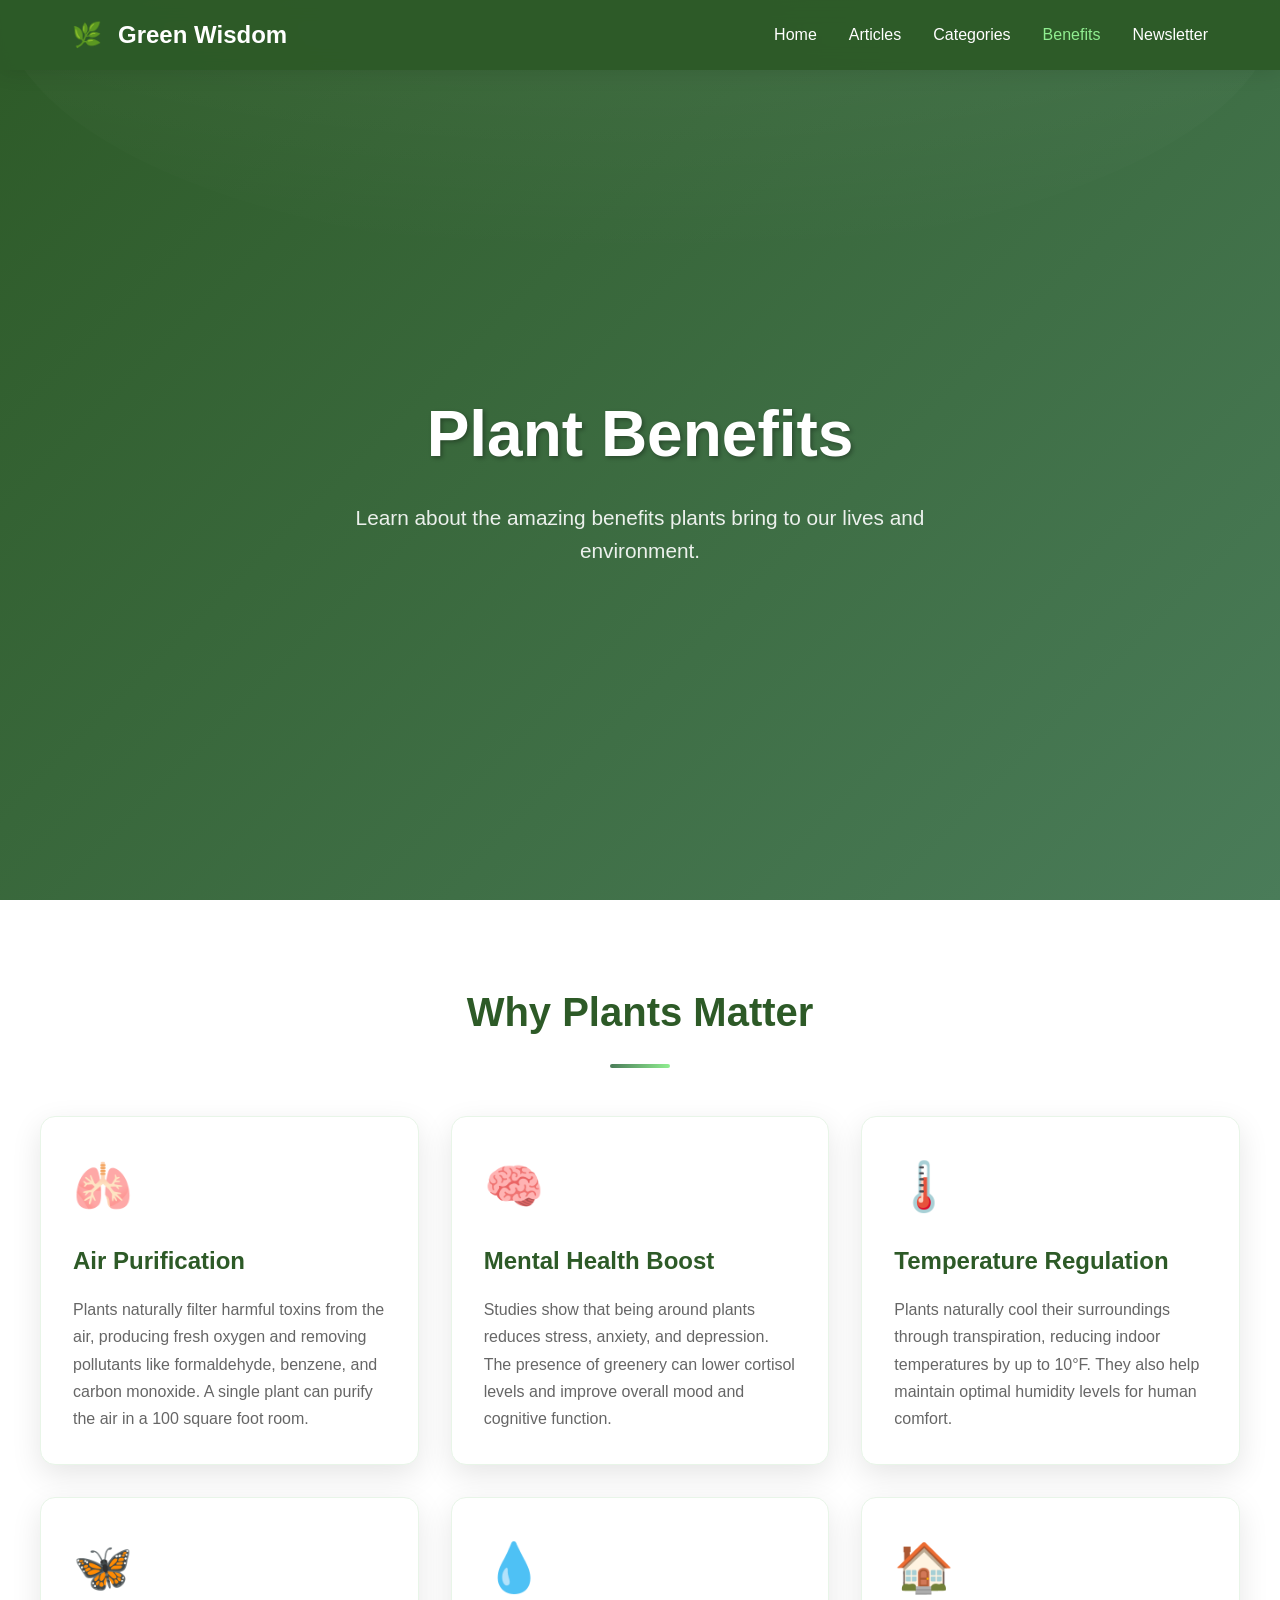
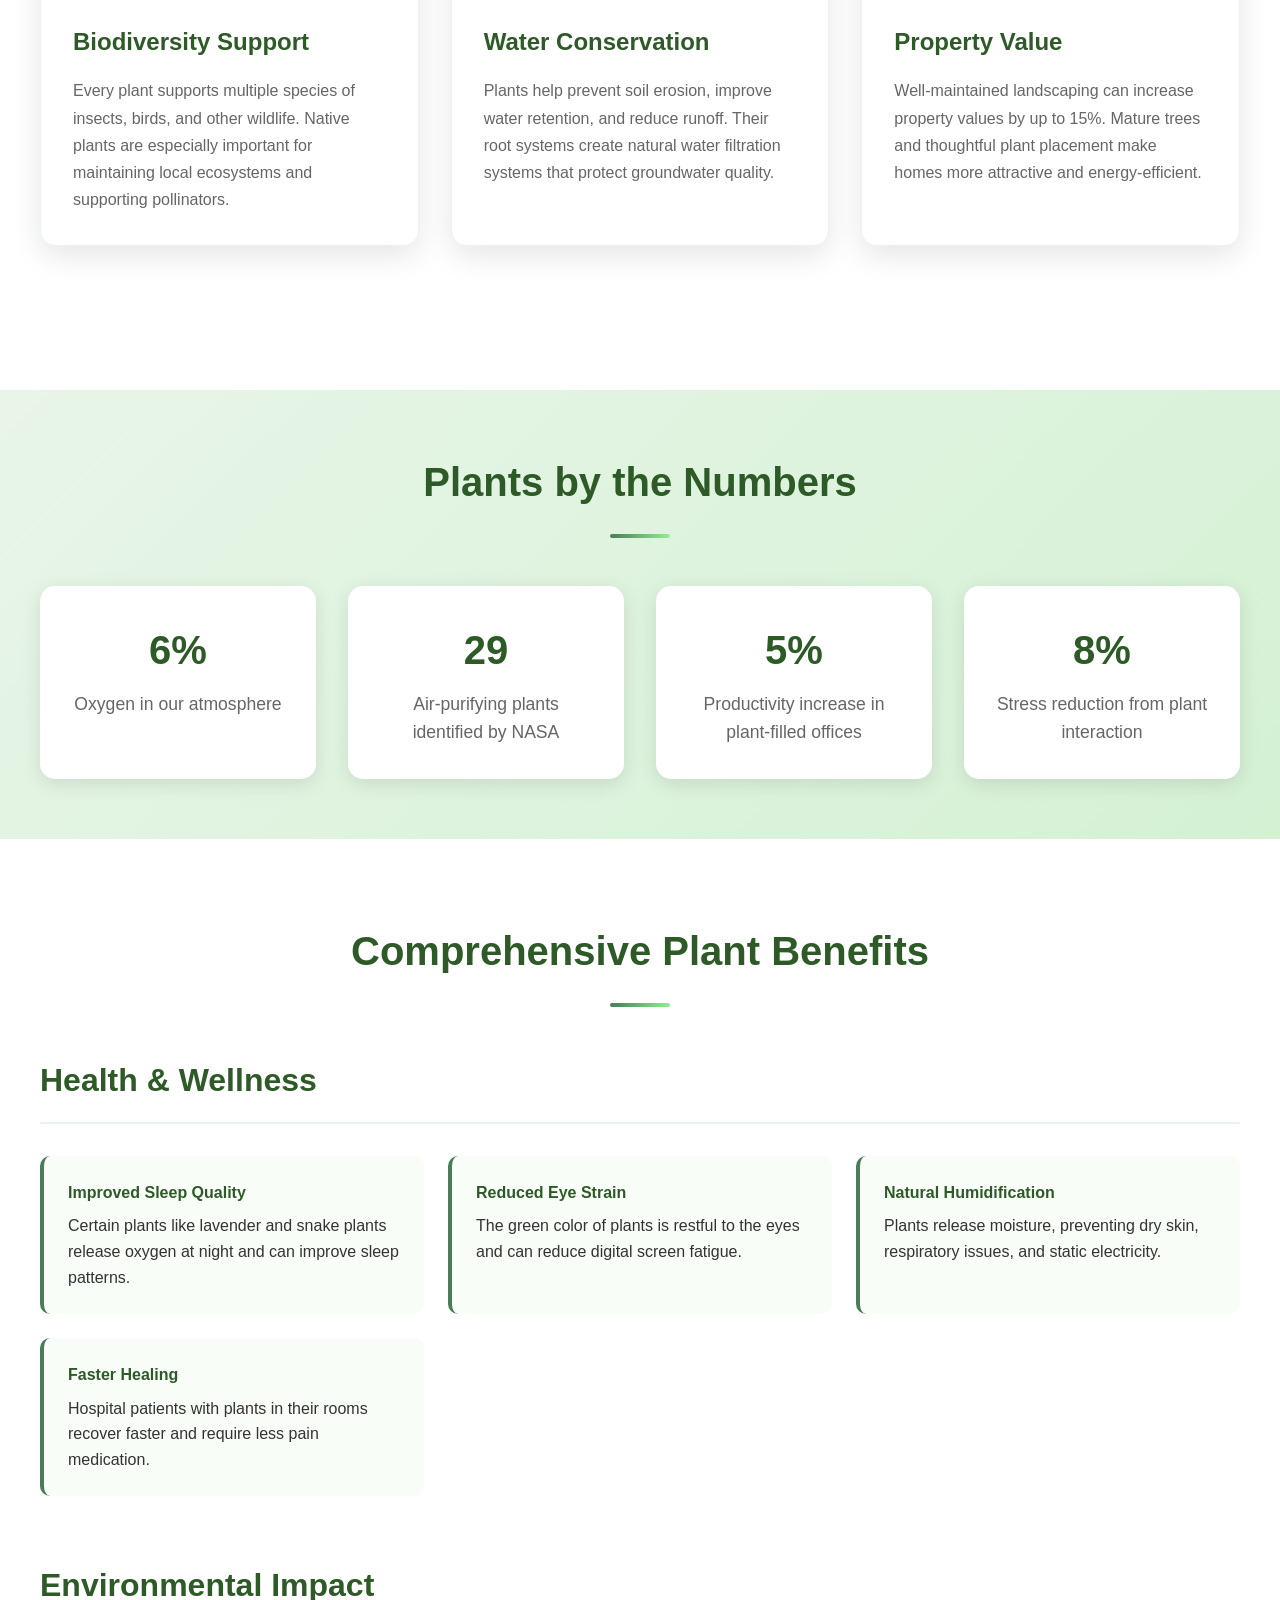
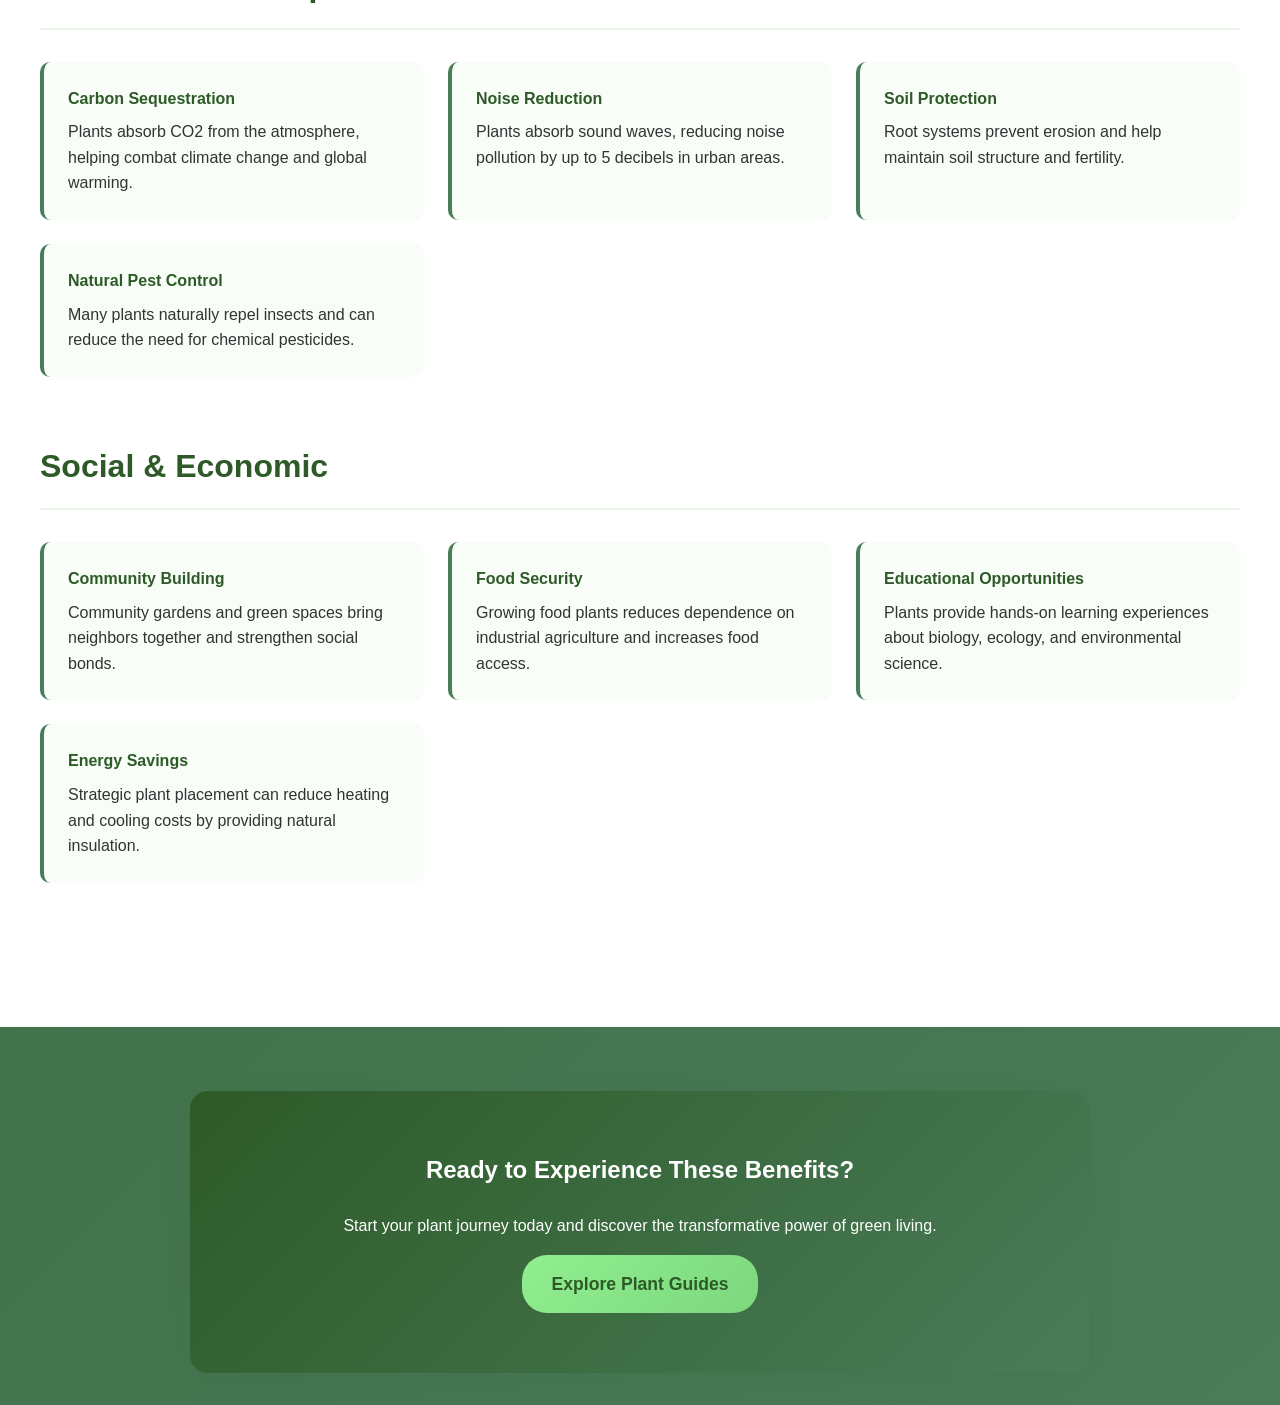
<file: Virtual-herbal-site-main/benefits.html>
<!DOCTYPE html>
<html lang="en">
<head>
    <meta charset="UTF-8">
    <meta name="viewport" content="width=device-width, initial-scale=1.0">
    <title>Plant Benefits - Green Wisdom</title>
    <link rel="stylesheet" href="styles.css">
    <style>
        * {
            margin: 0;
            padding: 0;
            box-sizing: border-box;
        }

        body {
            font-family: 'Segoe UI', Tahoma, Geneva, Verdana, sans-serif;
            line-height: 1.6;
            color: #333;
            background: linear-gradient(135deg, #2d5a27 0%, #4a7c59 100%);
        }

        .header {
            background: rgba(45, 90, 39, 0.95);
            backdrop-filter: blur(10px);
            padding: 1rem 0;
            position: fixed;
            width: 100%;
            top: 0;
            z-index: 1000;
            box-shadow: 0 2px 20px rgba(0,0,0,0.1);
        }

        .nav-container {
            max-width: 1200px;
            margin: 0 auto;
            display: flex;
            justify-content: space-between;
            align-items: center;
            padding: 0 2rem;
        }

        .logo {
            display: flex;
            align-items: center;
            color: white;
            font-size: 1.5rem;
            font-weight: bold;
        }

        .logo::before {
            content: "🌿";
            margin-right: 0.5rem;
        }

        .nav-menu {
            display: flex;
            list-style: none;
            gap: 2rem;
        }

        .nav-menu a {
            color: white;
            text-decoration: none;
            transition: color 0.3s ease;
        }

        .nav-menu a:hover,
        .nav-menu a.active {
            color: #90ee90;
        }

        .hero {
            background: linear-gradient(135deg, #2d5a27 0%, #4a7c59 100%);
            color: white;
            text-align: center;
            padding: 150px 2rem 100px;
            min-height: 100vh;
            display: flex;
            flex-direction: column;
            justify-content: center;
        }

        .hero h1 {
            font-size: 4rem;
            margin-bottom: 1rem;
            text-shadow: 2px 2px 4px rgba(0,0,0,0.3);
        }

        .hero p {
            font-size: 1.3rem;
            max-width: 600px;
            margin: 0 auto;
            opacity: 0.9;
        }

        .content-section {
            background: white;
            padding: 80px 2rem;
        }

        .container {
            max-width: 1200px;
            margin: 0 auto;
        }

        .section-title {
            text-align: center;
            font-size: 2.5rem;
            color: #2d5a27;
            margin-bottom: 3rem;
            position: relative;
        }

        .section-title::after {
            content: "";
            display: block;
            width: 60px;
            height: 4px;
            background: linear-gradient(90deg, #4a7c59, #90ee90);
            margin: 20px auto;
            border-radius: 2px;
        }

        .benefits-grid {
            display: grid;
            grid-template-columns: repeat(auto-fit, minmax(350px, 1fr));
            gap: 2rem;
            margin-bottom: 4rem;
        }

        .benefit-card {
            background: white;
            border-radius: 15px;
            padding: 2rem;
            box-shadow: 0 10px 30px rgba(0,0,0,0.1);
            transition: transform 0.3s ease, box-shadow 0.3s ease;
            border: 1px solid #e8f5e8;
        }

        .benefit-card:hover {
            transform: translateY(-10px);
            box-shadow: 0 20px 40px rgba(0,0,0,0.15);
        }

        .benefit-icon {
            font-size: 3rem;
            margin-bottom: 1rem;
            display: block;
        }

        .benefit-card h3 {
            color: #2d5a27;
            font-size: 1.5rem;
            margin-bottom: 1rem;
        }

        .benefit-card p {
            color: #666;
            line-height: 1.7;
        }

        .stats-section {
            background: linear-gradient(135deg, #e8f5e8 0%, #d4f1d4 100%);
            padding: 60px 2rem;
        }

        .stats-grid {
            display: grid;
            grid-template-columns: repeat(auto-fit, minmax(200px, 1fr));
            gap: 2rem;
            text-align: center;
        }

        .stat-item {
            background: white;
            padding: 2rem;
            border-radius: 15px;
            box-shadow: 0 5px 20px rgba(0,0,0,0.1);
        }

        .stat-number {
            font-size: 2.5rem;
            font-weight: bold;
            color: #2d5a27;
            margin-bottom: 0.5rem;
        }

        .stat-label {
            color: #666;
            font-size: 1.1rem;
        }

        .detailed-benefits {
            padding: 80px 2rem;
            background: white;
        }

        .benefit-category {
            margin-bottom: 4rem;
        }

        .category-title {
            font-size: 2rem;
            color: #2d5a27;
            margin-bottom: 2rem;
            padding-bottom: 1rem;
            border-bottom: 2px solid #e8f5e8;
        }

        .benefit-list {
            display: grid;
            grid-template-columns: repeat(auto-fit, minmax(300px, 1fr));
            gap: 1.5rem;
        }

        .benefit-item {
            background: #f8fdf8;
            padding: 1.5rem;
            border-radius: 10px;
            border-left: 4px solid #4a7c59;
        }

        .benefit-item h4 {
            color: #2d5a27;
            margin-bottom: 0.5rem;
        }

        .cta-section {
            background: linear-gradient(135deg, #2d5a27 0%, #4a7c59 100%);
            color: white;
            text-align: center;
            padding: 60px 2rem;
        }

        .cta-button {
            background: linear-gradient(135deg, #90ee90, #7dd87d);
            color: #2d5a27;
            padding: 15px 30px;
            border: none;
            border-radius: 25px;
            font-size: 1.1rem;
            font-weight: bold;
            cursor: pointer;
            transition: transform 0.3s ease, box-shadow 0.3s ease;
            text-decoration: none;
            display: inline-block;
            margin-top: 1rem;
        }

        .cta-button:hover {
            transform: translateY(-2px);
            box-shadow: 0 10px 20px rgba(0,0,0,0.2);
        }

        @media (max-width: 768px) {
            .hero h1 {
                font-size: 2.5rem;
            }
            
            .nav-menu {
                gap: 1rem;
            }
            
            .benefits-grid {
                grid-template-columns: 1fr;
            }
        }
    </style>
</head>
<body>
    <!-- Header -->
    <header class="header">
        <div class="nav-container">
            <div class="logo">Green Wisdom</div>
            <nav>
                <ul class="nav-menu">
                    <li><a href="index.html">Home</a></li>
                    <li><a href="articles.html">Articles</a></li>
                    <li><a href="categories.html">Categories</a></li>
                    <li><a href="benefits.html" class="active">Benefits</a></li>
                    <li><a href="newsletter.html">Newsletter</a></li>
                </ul>
            </nav>
        </div>
    </header>

    <!-- Hero Section -->
    <section class="hero">
        <h1>Plant Benefits</h1>
        <p>Learn about the amazing benefits plants bring to our lives and environment.</p>
    </section>

    <!-- Main Benefits Section -->
    <section class="content-section">
        <div class="container">
            <h2 class="section-title">Why Plants Matter</h2>
            <div class="benefits-grid">
                <div class="benefit-card">
                    <span class="benefit-icon">🫁</span>
                    <h3>Air Purification</h3>
                    <p>Plants naturally filter harmful toxins from the air, producing fresh oxygen and removing pollutants like formaldehyde, benzene, and carbon monoxide. A single plant can purify the air in a 100 square foot room.</p>
                </div>
                
                <div class="benefit-card">
                    <span class="benefit-icon">🧠</span>
                    <h3>Mental Health Boost</h3>
                    <p>Studies show that being around plants reduces stress, anxiety, and depression. The presence of greenery can lower cortisol levels and improve overall mood and cognitive function.</p>
                </div>
                
                <div class="benefit-card">
                    <span class="benefit-icon">🌡️</span>
                    <h3>Temperature Regulation</h3>
                    <p>Plants naturally cool their surroundings through transpiration, reducing indoor temperatures by up to 10°F. They also help maintain optimal humidity levels for human comfort.</p>
                </div>
                
                <div class="benefit-card">
                    <span class="benefit-icon">🦋</span>
                    <h3>Biodiversity Support</h3>
                    <p>Every plant supports multiple species of insects, birds, and other wildlife. Native plants are especially important for maintaining local ecosystems and supporting pollinators.</p>
                </div>
                
                <div class="benefit-card">
                    <span class="benefit-icon">💧</span>
                    <h3>Water Conservation</h3>
                    <p>Plants help prevent soil erosion, improve water retention, and reduce runoff. Their root systems create natural water filtration systems that protect groundwater quality.</p>
                </div>
                
                <div class="benefit-card">
                    <span class="benefit-icon">🏠</span>
                    <h3>Property Value</h3>
                    <p>Well-maintained landscaping can increase property values by up to 15%. Mature trees and thoughtful plant placement make homes more attractive and energy-efficient.</p>
                </div>
            </div>
        </div>
    </section>

    <!-- Stats Section -->
    <section class="stats-section">
        <div class="container">
            <h2 class="section-title">Plants by the Numbers</h2>
            <div class="stats-grid">
                <div class="stat-item">
                    <div class="stat-number">20%</div>
                    <div class="stat-label">Oxygen in our atmosphere</div>
                </div>
                <div class="stat-item">
                    <div class="stat-number">87</div>
                    <div class="stat-label">Air-purifying plants identified by NASA</div>
                </div>
                <div class="stat-item">
                    <div class="stat-number">15%</div>
                    <div class="stat-label">Productivity increase in plant-filled offices</div>
                </div>
                <div class="stat-item">
                    <div class="stat-number">25%</div>
                    <div class="stat-label">Stress reduction from plant interaction</div>
                </div>
            </div>
        </div>
    </section>

    <!-- Detailed Benefits -->
    <section class="detailed-benefits">
        <div class="container">
            <h2 class="section-title">Comprehensive Plant Benefits</h2>
            
            <div class="benefit-category">
                <h3 class="category-title">Health & Wellness</h3>
                <div class="benefit-list">
                    <div class="benefit-item">
                        <h4>Improved Sleep Quality</h4>
                        <p>Certain plants like lavender and snake plants release oxygen at night and can improve sleep patterns.</p>
                    </div>
                    <div class="benefit-item">
                        <h4>Reduced Eye Strain</h4>
                        <p>The green color of plants is restful to the eyes and can reduce digital screen fatigue.</p>
                    </div>
                    <div class="benefit-item">
                        <h4>Natural Humidification</h4>
                        <p>Plants release moisture, preventing dry skin, respiratory issues, and static electricity.</p>
                    </div>
                    <div class="benefit-item">
                        <h4>Faster Healing</h4>
                        <p>Hospital patients with plants in their rooms recover faster and require less pain medication.</p>
                    </div>
                </div>
            </div>

            <div class="benefit-category">
                <h3 class="category-title">Environmental Impact</h3>
                <div class="benefit-list">
                    <div class="benefit-item">
                        <h4>Carbon Sequestration</h4>
                        <p>Plants absorb CO2 from the atmosphere, helping combat climate change and global warming.</p>
                    </div>
                    <div class="benefit-item">
                        <h4>Noise Reduction</h4>
                        <p>Plants absorb sound waves, reducing noise pollution by up to 5 decibels in urban areas.</p>
                    </div>
                    <div class="benefit-item">
                        <h4>Soil Protection</h4>
                        <p>Root systems prevent erosion and help maintain soil structure and fertility.</p>
                    </div>
                    <div class="benefit-item">
                        <h4>Natural Pest Control</h4>
                        <p>Many plants naturally repel insects and can reduce the need for chemical pesticides.</p>
                    </div>
                </div>
            </div>

            <div class="benefit-category">
                <h3 class="category-title">Social & Economic</h3>
                <div class="benefit-list">
                    <div class="benefit-item">
                        <h4>Community Building</h4>
                        <p>Community gardens and green spaces bring neighbors together and strengthen social bonds.</p>
                    </div>
                    <div class="benefit-item">
                        <h4>Food Security</h4>
                        <p>Growing food plants reduces dependence on industrial agriculture and increases food access.</p>
                    </div>
                    <div class="benefit-item">
                        <h4>Educational Opportunities</h4>
                        <p>Plants provide hands-on learning experiences about biology, ecology, and environmental science.</p>
                    </div>
                    <div class="benefit-item">
                        <h4>Energy Savings</h4>
                        <p>Strategic plant placement can reduce heating and cooling costs by providing natural insulation.</p>
                    </div>
                </div>
            </div>
        </div>
    </section>

    <!-- Call to Action -->
    <section class="cta-section">
        <div class="container">
            <h2>Ready to Experience These Benefits?</h2>
            <p>Start your plant journey today and discover the transformative power of green living.</p>
            <a href="articles.html" class="cta-button">Explore Plant Guides</a>
        </div>
    </section>

    <script>
        // Hero fade-out on scroll
        window.addEventListener('scroll', () => {
            const hero = document.querySelector('.hero');
            if (hero) {
                const maxScroll = window.innerHeight * 0.7;
                const opacity = Math.max(0, 1 - window.scrollY / maxScroll);
                hero.style.opacity = opacity;
            }
        });

        // Animate stats on scroll
        const observerOptions = {
            threshold: 0.1,
            rootMargin: '0px 0px -50px 0px'
        };

        const observer = new IntersectionObserver((entries) => {
            entries.forEach(entry => {
                if (entry.isIntersecting) {
                    const statNumbers = entry.target.querySelectorAll('.stat-number');
                    statNumbers.forEach(stat => {
                        const target = stat.textContent;
                        const isPercentage = target.includes('%');
                        const isNumber = !isNaN(target);
                        
                        if (isPercentage || isNumber) {
                            const targetNum = parseInt(target);
                            let current = 0;
                            const increment = targetNum / 50;
                            
                            const timer = setInterval(() => {
                                current += increment;
                                if (current >= targetNum) {
                                    stat.textContent = target;
                                    clearInterval(timer);
                                } else {
                                    stat.textContent = Math.floor(current) + (isPercentage ? '%' : '');
                                }
                            }, 50);
                        }
                    });
                    observer.unobserve(entry.target);
                }
            });
        }, observerOptions);

        observer.observe(document.querySelector('.stats-section'));
    </script>
</body>
</html>
</file>
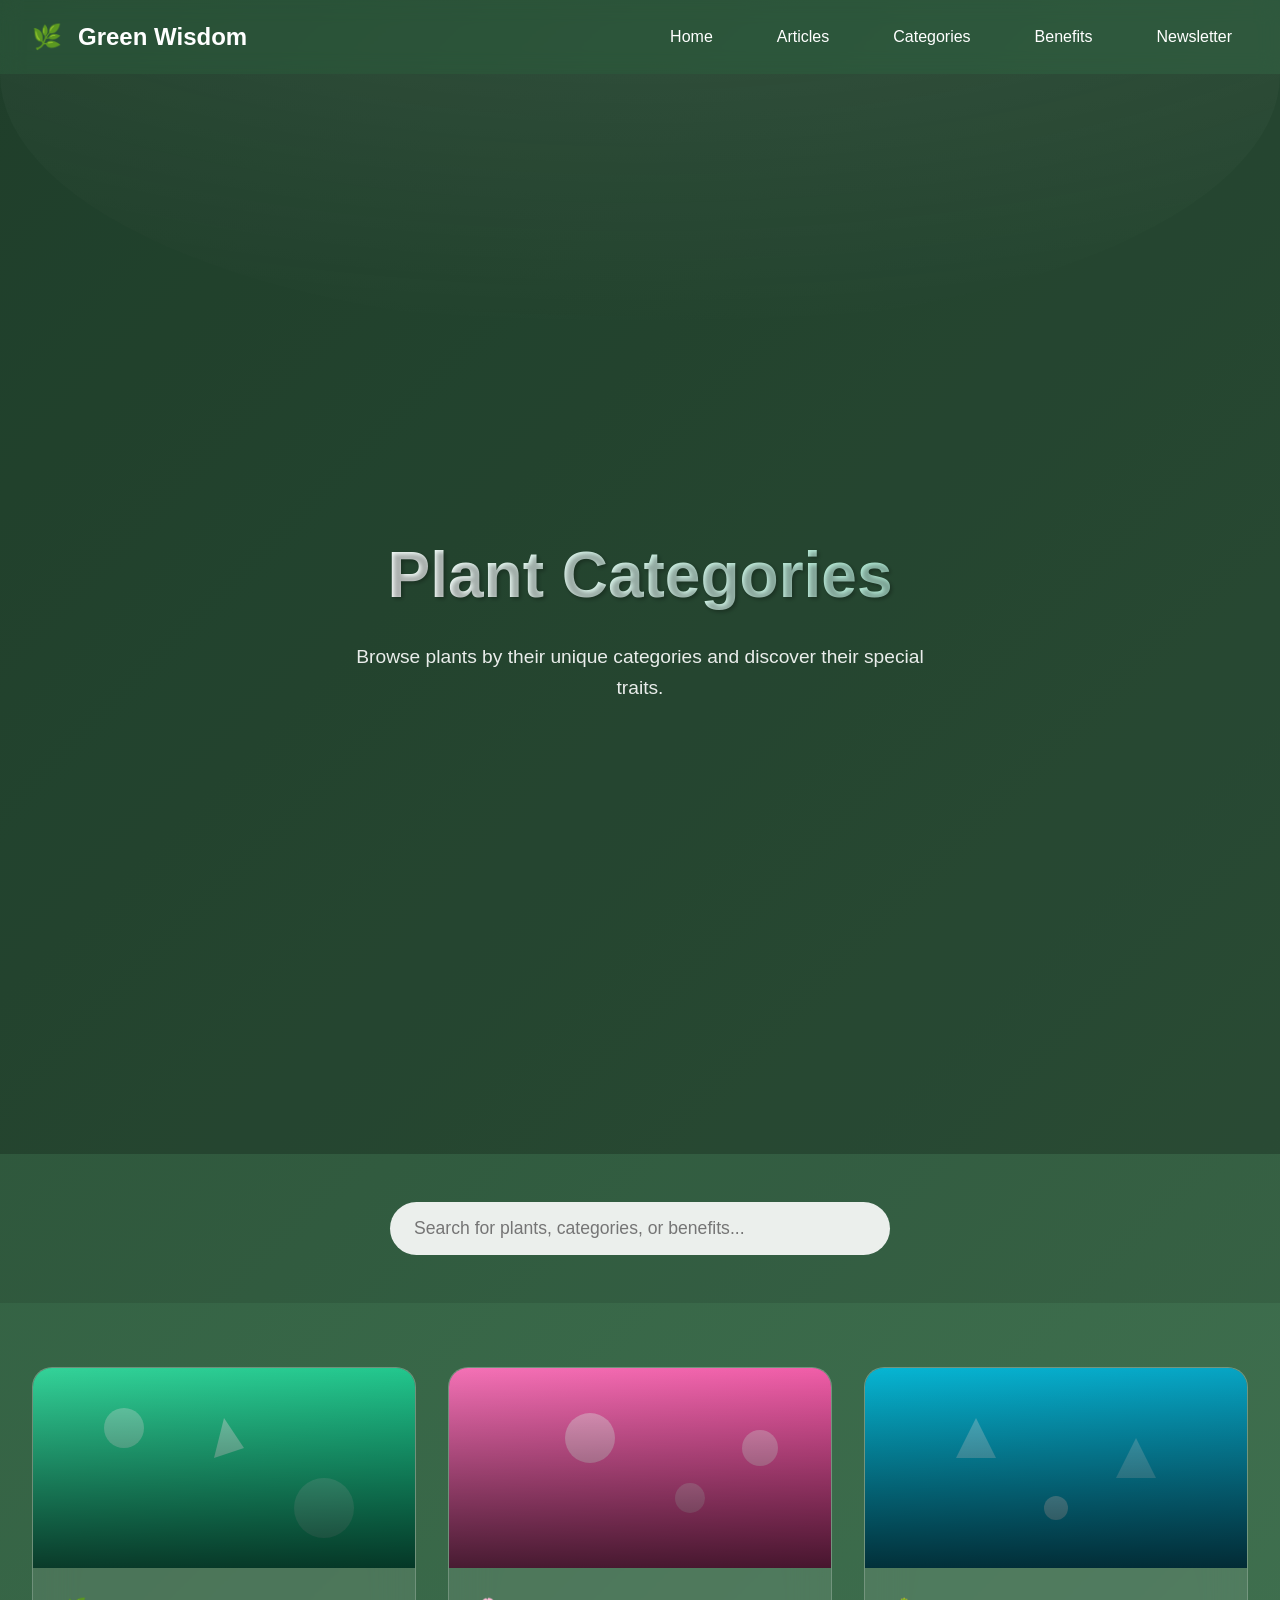
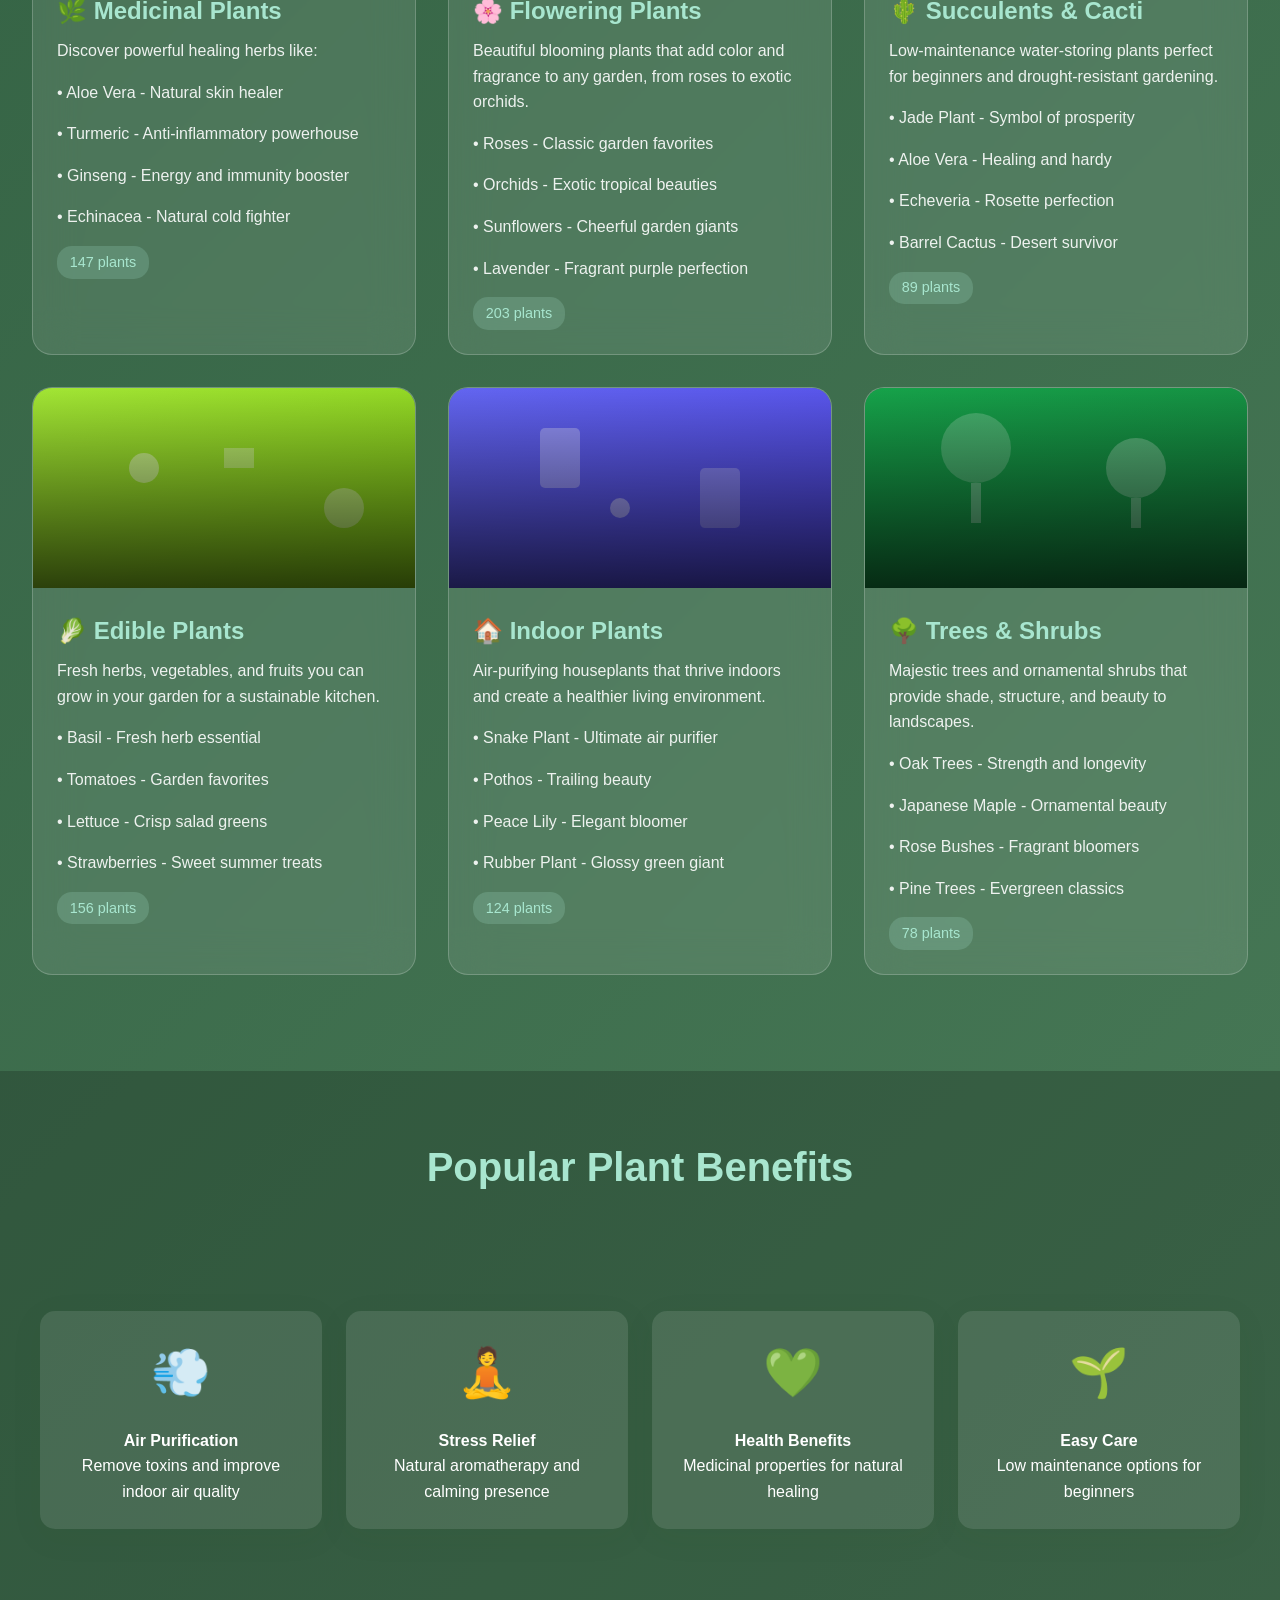
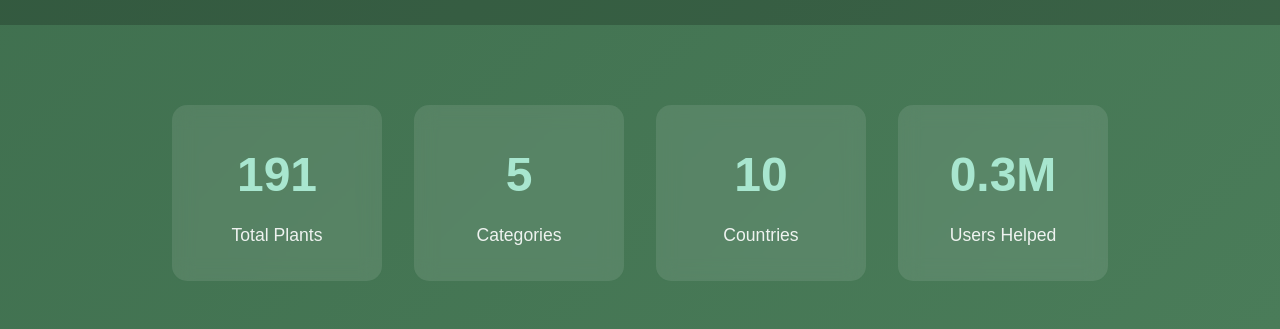
<file: Virtual-herbal-site-main/categories.html>
<!DOCTYPE html>
<html lang="en">
<head>
    <meta charset="UTF-8">
    <meta name="viewport" content="width=device-width, initial-scale=1.0">
    <title>Plant Categories - Green Wisdom</title>
    <link rel="stylesheet" href="styles.css">
    <style>
        * {
            margin: 0;
            padding: 0;
            box-sizing: border-box;
        }

        body {
            font-family: 'Segoe UI', Tahoma, Geneva, Verdana, sans-serif;
            background: linear-gradient(135deg, #2d5a3d 0%, #4a7c59 100%);
            min-height: 100vh;
            color: white;
        }

        .header {
            display: flex;
            justify-content: space-between;
            align-items: center;
            padding: 1rem 2rem;
            background: rgba(0, 0, 0, 0.1);
            backdrop-filter: blur(10px);
        }

        .logo {
            display: flex;
            align-items: center;
            font-size: 1.5rem;
            font-weight: bold;
        }

        .logo::before {
            content: "🌿";
            margin-right: 0.5rem;
        }

        .nav {
            display: flex;
            gap: 2rem;
        }

        .nav a {
            color: white;
            text-decoration: none;
            transition: all 0.3s ease;
            padding: 0.5rem 1rem;
            border-radius: 25px;
        }

        .nav a:hover {
            background: rgba(255, 255, 255, 0.2);
            transform: translateY(-2px);
        }

        .hero {
            text-align: center;
            padding: 4rem 2rem;
            background: linear-gradient(rgba(0,0,0,0.3), rgba(0,0,0,0.3));
        }

        .hero h1 {
            font-size: 4rem;
            font-weight: 700;
            margin-bottom: 1rem;
            background: linear-gradient(45deg, #fff, #a8e6cf);
            -webkit-background-clip: text;
            -webkit-text-fill-color: transparent;
            background-clip: text;
        }

        .hero p {
            font-size: 1.2rem;
            opacity: 0.9;
            max-width: 600px;
            margin: 0 auto;
        }

        .categories-grid {
            padding: 4rem 2rem;
            max-width: 1400px;
            margin: 0 auto;
            display: grid;
            grid-template-columns: repeat(auto-fit, minmax(350px, 1fr));
            gap: 2rem;
        }

        .category-card {
            background: rgba(255, 255, 255, 0.1);
            backdrop-filter: blur(20px);
            border-radius: 20px;
            overflow: hidden;
            transition: all 0.4s ease;
            border: 1px solid rgba(255, 255, 255, 0.2);
            cursor: pointer;
        }

        .category-card:hover {
            transform: translateY(-10px) scale(1.02);
            box-shadow: 0 20px 40px rgba(0, 0, 0, 0.3);
            background: rgba(255, 255, 255, 0.15);
        }

        .card-image {
            height: 200px;
            background-size: cover;
            background-position: center;
            position: relative;
            overflow: hidden;
        }

        .card-image::after {
            content: '';
            position: absolute;
            top: 0;
            left: 0;
            right: 0;
            bottom: 0;
            background: linear-gradient(to bottom, transparent, rgba(0,0,0,0.7));
        }

        .card-content {
            padding: 1.5rem;
        }

        .card-title {
            font-size: 1.5rem;
            font-weight: 600;
            margin-bottom: 0.5rem;
            color: #a8e6cf;
        }

        .card-description {
            opacity: 0.9;
            line-height: 1.6;
            margin-bottom: 1rem;
        }

        .plant-count {
            display: inline-block;
            background: rgba(168, 230, 207, 0.2);
            color: #a8e6cf;
            padding: 0.3rem 0.8rem;
            border-radius: 15px;
            font-size: 0.9rem;
            font-weight: 500;
        }

        .featured-section {
            background: rgba(0, 0, 0, 0.2);
            padding: 4rem 2rem;
            margin: 2rem 0;
        }

        .featured-title {
            text-align: center;
            font-size: 2.5rem;
            margin-bottom: 3rem;
            color: #a8e6cf;
        }

        .featured-grid {
            max-width: 1200px;
            margin: 0 auto;
            display: grid;
            grid-template-columns: repeat(auto-fit, minmax(250px, 1fr));
            gap: 1.5rem;
        }

        .featured-plant {
            background: rgba(255, 255, 255, 0.1);
            border-radius: 15px;
            padding: 1.5rem;
            text-align: center;
            transition: all 0.3s ease;
        }

        .featured-plant:hover {
            background: rgba(255, 255, 255, 0.15);
            transform: translateY(-5px);
        }

        .plant-emoji {
            font-size: 3rem;
            margin-bottom: 1rem;
            display: block;
        }

        .search-section {
            text-align: center;
            padding: 3rem 2rem;
            background: rgba(0, 0, 0, 0.1);
        }

        .search-box {
            max-width: 500px;
            margin: 0 auto;
            position: relative;
        }

        .search-input {
            width: 100%;
            padding: 1rem 1.5rem;
            border: none;
            border-radius: 50px;
            background: rgba(255, 255, 255, 0.9);
            font-size: 1.1rem;
            outline: none;
            transition: all 0.3s ease;
        }

        .search-input:focus {
            background: white;
            box-shadow: 0 10px 30px rgba(0, 0, 0, 0.2);
        }

        .stats-section {
            display: grid;
            grid-template-columns: repeat(auto-fit, minmax(200px, 1fr));
            gap: 2rem;
            padding: 3rem 2rem;
            max-width: 1000px;
            margin: 0 auto;
        }

        .stat-card {
            text-align: center;
            background: rgba(255, 255, 255, 0.1);
            padding: 2rem;
            border-radius: 15px;
            backdrop-filter: blur(10px);
        }

        .stat-number {
            font-size: 3rem;
            font-weight: bold;
            color: #a8e6cf;
            display: block;
        }

        .stat-label {
            font-size: 1.1rem;
            opacity: 0.9;
            margin-top: 0.5rem;
        }

        @keyframes float {
            0%, 100% { transform: translateY(0px); }
            50% { transform: translateY(-10px); }
        }

        .floating {
            animation: float 3s ease-in-out infinite;
        }

        @media (max-width: 768px) {
            .hero h1 {
                font-size: 2.5rem;
            }
            
            .categories-grid {
                grid-template-columns: 1fr;
                padding: 2rem 1rem;
            }
            
            .nav {
                display: none;
            }
        }
    </style>
</head>
<body>
    <header class="header">
        <div class="logo">Green Wisdom</div>
        <nav class="nav">
            <a href="index.html">Home</a>
            <a href="articles.html">Articles</a>
            <a href="categories.html">Categories</a>
            <a href="benefits.html">Benefits</a>
            <a href="newsletter.html">Newsletter</a>
        </nav>
    </header>

    <section class="hero">
        <h1 class="floating">Plant Categories</h1>
        <p>Browse plants by their unique categories and discover their special traits.</p>
    </section>

    <section class="search-section">
        <div class="search-box">
            <input type="text" class="search-input" placeholder="Search for plants, categories, or benefits..." id="searchInput">
        </div>
    </section>

    <section class="categories-grid">
        <div class="category-card" onclick="exploreCategory('medicinal')">
            <div class="card-image" style="background-image: url('data:image/svg+xml,<svg xmlns=%22http://www.w3.org/2000/svg%22 viewBox=%220 0 400 200%22><defs><linearGradient id=%22med%22 x1=%220%22 y1=%220%22 x2=%221%22 y2=%221%22><stop offset=%220%25%22 stop-color=%22%2334d399%22/><stop offset=%22100%25%22 stop-color=%22%2310b981%22/></linearGradient></defs><rect width=%22400%22 height=%22200%22 fill=%22url(%23med)%22/><circle cx=%22100%22 cy=%2260%22 r=%2220%22 fill=%22%23ffffff%22 opacity=%220.3%22/><circle cx=%22300%22 cy=%22140%22 r=%2230%22 fill=%22%23ffffff%22 opacity=%220.2%22/><path d=%22M200 50 L220 80 L190 90 Z%22 fill=%22%23ffffff%22 opacity=%220.4%22/></svg>');">
            </div>
            <div class="card-content">
                <h3 class="card-title">🌿 Medicinal Plants</h3>
                <p class="card-description">Discover powerful healing herbs like:</p>
                <p class="card-description">• Aloe Vera - Natural skin healer</p>
                <p class="card-description">• Turmeric - Anti-inflammatory powerhouse</p>
                <p class="card-description">• Ginseng - Energy and immunity booster</p>
                <p class="card-description">• Echinacea - Natural cold fighter</p>
                <span class="plant-count">147 plants</span>
            </div>
        </div>

        <div class="category-card" onclick="exploreCategory('flowering')">
            <div class="card-image" style="background-image: url('data:image/svg+xml,<svg xmlns=%22http://www.w3.org/2000/svg%22 viewBox=%220 0 400 200%22><defs><linearGradient id=%22flower%22 x1=%220%22 y1=%220%22 x2=%221%22 y2=%221%22><stop offset=%220%25%22 stop-color=%22%23f472b6%22/><stop offset=%22100%25%22 stop-color=%22%23ec4899%22/></linearGradient></defs><rect width=%22400%22 height=%22200%22 fill=%22url(%23flower)%22/><circle cx=%22150%22 cy=%2270%22 r=%2225%22 fill=%22%23ffffff%22 opacity=%220.4%22/><circle cx=%22250%22 cy=%22130%22 r=%2215%22 fill=%22%23ffffff%22 opacity=%220.3%22/><circle cx=%22320%22 cy=%2280%22 r=%2218%22 fill=%22%23ffffff%22 opacity=%220.35%22/></svg>');">
            </div>
            <div class="card-content">
                <h3 class="card-title">🌸 Flowering Plants</h3>
                <p class="card-description">Beautiful blooming plants that add color and fragrance to any garden, from roses to exotic orchids.</p>
                <p class="card-description">• Roses - Classic garden favorites</p>
                <p class="card-description">• Orchids - Exotic tropical beauties</p>
                <p class="card-description">• Sunflowers - Cheerful garden giants</p>
                <p class="card-description">• Lavender - Fragrant purple perfection</p>
                <span class="plant-count">203 plants</span>
            </div>
        </div>

        <div class="category-card" onclick="exploreCategory('succulents')">
            <div class="card-image" style="background-image: url('data:image/svg+xml,<svg xmlns=%22http://www.w3.org/2000/svg%22 viewBox=%220 0 400 200%22><defs><linearGradient id=%22succ%22 x1=%220%22 y1=%220%22 x2=%221%22 y2=%221%22><stop offset=%220%25%22 stop-color=%22%2306b6d4%22/><stop offset=%22100%25%22 stop-color=%22%230891b2%22/></linearGradient></defs><rect width=%22400%22 height=%22200%22 fill=%22url(%23succ)%22/><polygon points=%22120,50 140,90 100,90%22 fill=%22%23ffffff%22 opacity=%220.3%22/><polygon points=%22280,70 300,110 260,110%22 fill=%22%23ffffff%22 opacity=%220.25%22/><circle cx=%22200%22 cy=%22140%22 r=%2212%22 fill=%22%23ffffff%22 opacity=%220.4%22/></svg>');">
            </div>
            <div class="card-content">
                <h3 class="card-title">🌵 Succulents & Cacti</h3>
                <p class="card-description">Low-maintenance water-storing plants perfect for beginners and drought-resistant gardening.</p>
                <p class="card-description">• Jade Plant - Symbol of prosperity</p>
                <p class="card-description">• Aloe Vera - Healing and hardy</p>
                <p class="card-description">• Echeveria - Rosette perfection</p>
                <p class="card-description">• Barrel Cactus - Desert survivor</p>
                <span class="plant-count">89 plants</span>
            </div>
        </div>

        <div class="category-card" onclick="exploreCategory('edible')">
            <div class="card-image" style="background-image: url('data:image/svg+xml,<svg xmlns=%22http://www.w3.org/2000/svg%22 viewBox=%220 0 400 200%22><defs><linearGradient id=%22edible%22 x1=%220%22 y1=%220%22 x2=%221%22 y2=%221%22><stop offset=%220%25%22 stop-color=%22%23a3e635%22/><stop offset=%22100%25%22 stop-color=%22%2384cc16%22/></linearGradient></defs><rect width=%22400%22 height=%22200%22 fill=%22url(%23edible)%22/><circle cx=%22120%22 cy=%2280%22 r=%2215%22 fill=%22%23ffffff%22 opacity=%220.4%22/><rect x=%22200%22 y=%2260%22 width=%2230%22 height=%2220%22 fill=%22%23ffffff%22 opacity=%220.3%22/><circle cx=%22320%22 cy=%22120%22 r=%2220%22 fill=%22%23ffffff%22 opacity=%220.35%22/></svg>');">
            </div>
            <div class="card-content">
                <h3 class="card-title">🥬 Edible Plants</h3>
                <p class="card-description">Fresh herbs, vegetables, and fruits you can grow in your garden for a sustainable kitchen.</p>
                <p class="card-description">• Basil - Fresh herb essential</p>
                <p class="card-description">• Tomatoes - Garden favorites</p>
                <p class="card-description">• Lettuce - Crisp salad greens</p>
                <p class="card-description">• Strawberries - Sweet summer treats</p>
                <span class="plant-count">156 plants</span>
            </div>
        </div>

        <div class="category-card" onclick="exploreCategory('indoor')">
            <div class="card-image" style="background-image: url('data:image/svg+xml,<svg xmlns=%22http://www.w3.org/2000/svg%22 viewBox=%220 0 400 200%22><defs><linearGradient id=%22indoor%22 x1=%220%22 y1=%220%22 x2=%221%22 y2=%221%22><stop offset=%220%25%22 stop-color=%22%236366f1%22/><stop offset=%22100%25%22 stop-color=%22%234f46e5%22/></linearGradient></defs><rect width=%22400%22 height=%22200%22 fill=%22url(%23indoor)%22/><rect x=%22100%22 y=%2240%22 width=%2240%22 height=%2260%22 rx=%225%22 fill=%22%23ffffff%22 opacity=%220.3%22/><rect x=%22260%22 y=%2280%22 width=%2240%22 height=%2260%22 rx=%225%22 fill=%22%23ffffff%22 opacity=%220.25%22/><circle cx=%22180%22 cy=%22120%22 r=%2210%22 fill=%22%23ffffff%22 opacity=%220.4%22/></svg>');">
            </div>
            <div class="card-content">
                <h3 class="card-title">🏠 Indoor Plants</h3>
                <p class="card-description">Air-purifying houseplants that thrive indoors and create a healthier living environment.</p>
                <p class="card-description">• Snake Plant - Ultimate air purifier</p>
                <p class="card-description">• Pothos - Trailing beauty</p>
                <p class="card-description">• Peace Lily - Elegant bloomer</p>
                <p class="card-description">• Rubber Plant - Glossy green giant</p>
                <span class="plant-count">124 plants</span>
            </div>
        </div>

        <div class="category-card" onclick="exploreCategory('trees')">
            <div class="card-image" style="background-image: url('data:image/svg+xml,<svg xmlns=%22http://www.w3.org/2000/svg%22 viewBox=%220 0 400 200%22><defs><linearGradient id=%22trees%22 x1=%220%22 y1=%220%22 x2=%221%22 y2=%221%22><stop offset=%220%25%22 stop-color=%22%2316a34a%22/><stop offset=%22100%25%22 stop-color=%22%2315803d%22/></linearGradient></defs><rect width=%22400%22 height=%22200%22 fill=%22url(%23trees)%22/><circle cx=%22120%22 cy=%2260%22 r=%2235%22 fill=%22%23ffffff%22 opacity=%220.2%22/><rect x=%22115%22 y=%2295%22 width=%2210%22 height=%2240%22 fill=%22%23ffffff%22 opacity=%220.3%22/><circle cx=%22280%22 cy=%2280%22 r=%2230%22 fill=%22%23ffffff%22 opacity=%220.25%22/><rect x=%22275%22 y=%22110%22 width=%2210%22 height=%2230%22 fill=%22%23ffffff%22 opacity=%220.3%22/></svg>');">
            </div>
            <div class="card-content">
                <h3 class="card-title">🌳 Trees & Shrubs</h3>
                <p class="card-description">Majestic trees and ornamental shrubs that provide shade, structure, and beauty to landscapes.</p>
                <p class="card-description">• Oak Trees - Strength and longevity</p>
                <p class="card-description">• Japanese Maple - Ornamental beauty</p>
                <p class="card-description">• Rose Bushes - Fragrant bloomers</p>
                <p class="card-description">• Pine Trees - Evergreen classics</p>
                <span class="plant-count">78 plants</span>
            </div>
        </div>
    </section>

    <section class="featured-section">
        <h2 class="featured-title">Popular Plant Benefits</h2>
        <div class="featured-grid">
            <div class="featured-plant">
                <span class="plant-emoji">💨</span>
                <h4>Air Purification</h4>
                <p>Remove toxins and improve indoor air quality</p>
            </div>
            <div class="featured-plant">
                <span class="plant-emoji">🧘</span>
                <h4>Stress Relief</h4>
                <p>Natural aromatherapy and calming presence</p>
            </div>
            <div class="featured-plant">
                <span class="plant-emoji">💚</span>
                <h4>Health Benefits</h4>
                <p>Medicinal properties for natural healing</p>
            </div>
            <div class="featured-plant">
                <span class="plant-emoji">🌱</span>
                <h4>Easy Care</h4>
                <p>Low maintenance options for beginners</p>
            </div>
        </div>
    </section>

    <section class="stats-section">
        <div class="stat-card">
            <span class="stat-number">797</span>
            <div class="stat-label">Total Plants</div>
        </div>
        <div class="stat-card">
            <span class="stat-number">23</span>
            <div class="stat-label">Categories</div>
        </div>
        <div class="stat-card">
            <span class="stat-number">45</span>
            <div class="stat-label">Countries</div>
        </div>
        <div class="stat-card">
            <span class="stat-number">1.2M</span>
            <div class="stat-label">Users Helped</div>
        </div>
    </section>

    <script>
        function exploreCategory(category) {
            const messages = {
                medicinal: `Exploring Medicinal Plants! 🌿\n\nDiscover powerful healing herbs like:\n• Aloe Vera - Natural skin healer\n• Turmeric - Anti-inflammatory powerhouse\n• Ginseng - Energy and immunity booster\n• Echinacea - Natural cold fighter`,
                flowering: `Welcome to Flowering Plants! 🌸\n\nBeautiful bloomers including:\n• Roses - Classic garden favorites\n• Orchids - Exotic tropical beauties\n• Sunflowers - Cheerful garden giants\n• Lavender - Fragrant purple perfection`,
                succulents: `Succulent Paradise! 🌵\n\nLow-maintenance beauties:\n• Jade Plant - Symbol of prosperity\n• Aloe Vera - Healing and hardy\n• Echeveria - Rosette perfection\n• Barrel Cactus - Desert survivor`,
                edible: `Garden to Table! 🥬\n\nGrow your own food:\n• Basil - Fresh herb essential\n• Tomatoes - Garden favorites\n• Lettuce - Crisp salad greens\n• Strawberries - Sweet summer treats`,
                indoor: `Indoor Plant Haven! 🏠\n\nPerfect houseplants:\n• Snake Plant - Ultimate air purifier\n• Pothos - Trailing beauty\n• Peace Lily - Elegant bloomer\n• Rubber Plant - Glossy green giant`,
                trees: `Mighty Trees & Shrubs! 🌳\n\nLandscape champions:\n• Oak Trees - Strength and longevity\n• Japanese Maple - Ornamental beauty\n• Rose Bushes - Fragrant bloomers\n• Pine Trees - Evergreen classics`
            };
            
            alert(messages[category] || 'Exploring this amazing plant category!');
        }

        // Search functionality
        const searchInput = document.getElementById('searchInput');
        const cards = document.querySelectorAll('.category-card');

        searchInput.addEventListener('input', function(e) {
            const searchTerm = e.target.value.toLowerCase();
            
            cards.forEach(card => {
                const title = card.querySelector('.card-title').textContent.toLowerCase();
                const description = card.querySelector('.card-description').textContent.toLowerCase();
                
                if (title.includes(searchTerm) || description.includes(searchTerm)) {
                    card.style.display = 'block';
                    card.style.animation = 'none';
                    setTimeout(() => {
                        card.style.animation = 'float 3s ease-in-out infinite';
                    }, 100);
                } else {
                    card.style.display = searchTerm === '' ? 'block' : 'none';
                }
            });
        });

        // Add hover effects to stats
        document.querySelectorAll('.stat-card').forEach(card => {
            card.addEventListener('mouseenter', function() {
                this.style.transform = 'scale(1.05) translateY(-5px)';
                this.style.transition = 'all 0.3s ease';
            });
            
            card.addEventListener('mouseleave', function() {
                this.style.transform = 'scale(1) translateY(0)';
            });
        });

        // Animate numbers on scroll
        function animateNumbers() {
            const numbers = document.querySelectorAll('.stat-number');
            const targets = ['797', '23', '45', '1.2M'];
            
            numbers.forEach((num, index) => {
                let current = 0;
                const target = targets[index];
                const isDecimal = target.includes('.');
                const multiplier = target.includes('M') ? 1000000 : target.includes('K') ? 1000 : 1;
                const targetNum = parseFloat(target) * (isDecimal ? 0.1 : 1);
                
                const increment = targetNum / 50;
                const timer = setInterval(() => {
                    current += increment;
                    if (current >= targetNum) {
                        num.textContent = target;
                        clearInterval(timer);
                    } else {
                        if (isDecimal) {
                            num.textContent = (current * 10).toFixed(1) + (target.includes('M') ? 'M' : 'K');
                        } else {
                            num.textContent = Math.floor(current);
                        }
                    }
                }, 50);
            });
        }

        // Trigger animation when stats section is visible
        const observer = new IntersectionObserver((entries) => {
            entries.forEach(entry => {
                if (entry.isIntersecting) {
                    animateNumbers();
                    observer.unobserve(entry.target);
                }
            });
        });

        observer.observe(document.querySelector('.stats-section'));

        // Add parallax effect to hero
        window.addEventListener('scroll', () => {
            const scrolled = window.pageYOffset;
            const hero = document.querySelector('.hero');
            hero.style.transform = `translateY(${scrolled * 0.5}px)`;
            
            // Hero fade-out on scroll
            if (hero) {
                const maxScroll = window.innerHeight * 0.7;
                const opacity = Math.max(0, 1 - window.scrollY / maxScroll);
                hero.style.opacity = opacity;
            }
        });
    </script>
</body>
</html>
</file>
<file: styles.css>
* {
  margin: 0;
  padding: 0;
  box-sizing: border-box;
}
:root {
  --primary-green: #2d5f3f;
  --light-green: #4a7c59;
  --accent-green: #7fb069;
  --soft-green: #9bb98a;
  --cream: #f4f3e7;
  --earth-brown: #8b4513;
  --gold: #ffd700;
  --shadow: rgba(0,0,0,0.15);
  --gradient-primary: linear-gradient(135deg, #2d5f3f 0%, #4a7c59 100%);
  --gradient-accent: linear-gradient(135deg, #7fb069 0%, #9bb98a 100%);
}
body {
  font-family: 'Segoe UI', Tahoma, Geneva, Verdana, sans-serif;
  line-height: 1.6;
  color: var(--primary-green);
  background: linear-gradient(45deg, #f4f3e7 0%, #e8f5e8 100%);
  overflow-x: hidden;
  min-height: 100vh;
}
.floating-particles {
  position: fixed;
  top: 0;
  left: 0;
  width: 100%;
  height: 100%;
  pointer-events: none;
  z-index: 1;
}
.particle {
  position: absolute;
  font-size: 20px;
  animation: float 15s infinite linear;
  opacity: 0.6;
}
@keyframes float {
  0% { transform: translateY(100vh) rotate(0deg); opacity: 0; }
  10% { opacity: 0.6; }
  90% { opacity: 0.6; }
  100% { transform: translateY(-100px) rotate(360deg); opacity: 0; }
}
.navbar {
  position: fixed;
  top: 0;
  width: 100%;
  background: rgba(45, 95, 63, 0.95);
  backdrop-filter: blur(10px);
  padding: 1rem 2rem;
  display: flex;
  justify-content: space-between;
  align-items: center;
  z-index: 1000;
  box-shadow: 0 4px 20px var(--shadow);
  transition: all 0.3s ease;
}
.navbar.scrolled {
  background: rgba(45, 95, 63, 0.98);
  padding: 0.5rem 2rem;
  box-shadow: 0 8px 30px var(--shadow);
}
.logo {
  font-size: 1.8rem;
  font-weight: bold;
  color: white;
  display: flex;
  align-items: center;
  gap: 0.5rem;
  cursor: pointer;
  transition: transform 0.3s ease;
}
.logo:hover {
  transform: scale(1.05);
}
.logo-icon {
  animation: pulse 2s infinite;
}
@keyframes pulse {
  0%, 100% { transform: scale(1); }
  50% { transform: scale(1.1); }
}
.nav-links {
  display: flex;
  align-items: center;
  gap: 1.2rem;
  margin: 0;
  padding: 0;
}
.nav-links li {
  margin: 0;
  padding: 0;
  list-style: none;
}
.nav-links a {
  display: block;
  padding: 0.5rem 1.2rem;
  border-radius: 25px;
  color: white;
  text-decoration: none;
  background: transparent;
  transition: background 0.3s, color 0.3s;
  font-size: 1.1rem;
  position: relative;
  overflow: hidden;
}
.nav-links a::before {
  content: '';
  position: absolute;
  top: 0;
  left: -100%;
  width: 100%;
  height: 100%;
  background: var(--gradient-accent);
  transition: left 0.3s ease;
  z-index: -1;
}
.nav-links a:hover::before {
  left: 0;
}
.nav-links a:hover {
  transform: translateY(-2px);
  box-shadow: 0 4px 15px rgba(127, 176, 105, 0.4);
}
#menu-toggle {
  display: none;
}
.menu-icon {
  display: none;
  color: white;
  font-size: 1.5rem;
  cursor: pointer;
}
@media (max-width: 768px) {
  #menu-toggle {
    display: block;
    position: absolute;
    right: 1.5rem;
    top: 1.5rem;
    width: 32px;
    height: 32px;
    opacity: 0;
    z-index: 1100;
    margin: 0;
    padding: 0;
  }
  .menu-icon {
    display: block;
    position: absolute;
    right: 1.5rem;
    top: 1.5rem;
    z-index: 1200;
  }
}
/* Hero section taller */
.hero {
  min-height: 120vh;
  height: auto;
  padding-top: 6rem;
  padding-bottom: 6rem;
  display: flex;
  flex-direction: column;
  justify-content: center;
  align-items: center;
  text-align: center;
  position: relative;
  background: var(--gradient-primary);
  overflow: hidden;
  transition: opacity 0.5s;
}
.hero::before {
  content: '';
  position: absolute;
  top: 0;
  left: 0;
  right: 0;
  bottom: 0;
  background: url('data:image/svg+xml,<svg xmlns="http://www.w3.org/2000/svg" viewBox="0 0 100 20"><defs><radialGradient id="a" cx="50%" cy="0%" r="100%"><stop offset="0%" stop-color="rgba(255,255,255,0.1)"/><stop offset="100%" stop-color="rgba(255,255,255,0)"/></radialGradient></defs><ellipse cx="50" cy="0" rx="50" ry="20" fill="url(%23a)"/></svg>') repeat-x;
  animation: shimmer 3s ease-in-out infinite;
}
@keyframes shimmer {
  0%, 100% { opacity: 0.3; }
  50% { opacity: 0.6; }
}
.hero h1 {
  font-size: clamp(2.5rem, 8vw, 5rem);
  font-weight: 700;
  color: white;
  margin-bottom: 1rem;
  text-shadow: 2px 2px 4px rgba(0,0,0,0.3);
  position: relative;
  z-index: 2;
}
.typewriter {
  overflow: hidden;
  border-right: 3px solid var(--gold);
  white-space: nowrap;
  animation: typing 4s steps(30) 1s both, blink 1s infinite;
}
@keyframes typing {
  from { width: 0; }
  to { width: 100%; }
}
@keyframes blink {
  50% { border-color: transparent; }
}
.subtitle {
  font-size: clamp(1.1rem, 3vw, 1.5rem);
  color: rgba(255,255,255,0.9);
  margin-bottom: 2rem;
  max-width: 600px;
  position: relative;
  z-index: 2;
  animation: fadeInUp 1s ease 2s both;
}
@keyframes fadeInUp {
  from { opacity: 0; transform: translateY(30px); }
  to { opacity: 1; transform: translateY(0); }
}
.hero-image {
  width: 80%;
  max-width: 600px;
  height: 300px;
  object-fit: cover;
  border-radius: 20px;
  box-shadow: 0 20px 40px rgba(0,0,0,0.3);
  animation: float-gentle 6s ease-in-out infinite;
  position: relative;
  z-index: 2;
}
@keyframes float-gentle {
  0%, 100% { transform: translateY(0px); }
  50% { transform: translateY(-10px); }
}
.cta-buttons {
  display: flex;
  gap: 1rem;
  margin-top: 2rem;
  position: relative;
  z-index: 2;
  animation: fadeInUp 1s ease 2.5s both;
}
.cta-btn {
  padding: 1rem 2rem;
  border: none;
  border-radius: 50px;
  font-size: 1.1rem;
  font-weight: 600;
  cursor: pointer;
  text-decoration: none;
  display: flex;
  align-items: center;
  gap: 0.5rem;
  transition: all 0.3s ease;
  text-transform: uppercase;
  letter-spacing: 1px;
}
.cta-primary {
  background: var(--gradient-accent);
  color: var(--primary-green);
  box-shadow: 0 4px 15px rgba(127, 176, 105, 0.4);
}
.cta-secondary {
  background: transparent;
  color: white;
  border: 2px solid white;
}
.cta-btn:hover {
  transform: translateY(-3px);
  box-shadow: 0 8px 25px rgba(0,0,0,0.2);
}
.cta-primary:hover {
  box-shadow: 0 8px 25px rgba(127, 176, 105, 0.6);
}
.scroll-indicator { display: none; }
footer {
  background: var(--primary-green);
  color: white;
  text-align: center;
  padding: 2rem;
  font-size: 0.9rem;
}
.loading-overlay {
  position: fixed;
  top: 0;
  left: 0;
  width: 100%;
  height: 100%;
  background: var(--gradient-primary);
  display: flex;
  justify-content: center;
  align-items: center;
  z-index: 9999;
  opacity: 1;
  transition: opacity 0.5s ease;
}
.loading-overlay.fade-out {
  opacity: 0;
  pointer-events: none;
}
.loader {
  width: 50px;
  height: 50px;
  border: 3px solid rgba(255,255,255,0.3);
  border-top: 3px solid white;
  border-radius: 50%;
  animation: spin 1s linear infinite;
}
@keyframes spin {
  0% { transform: rotate(0deg); }
  100% { transform: rotate(360deg); }
}
@media (max-width: 768px) {
  .navbar {
    padding: 1rem;
  }
  .nav-links {
    position: fixed;
    top: 0;
    right: -100%;
    height: 100vh;
    width: 250px;
    background: var(--primary-green);
    flex-direction: column;
    justify-content: center;
    align-items: center;
    transition: right 0.3s ease;
    box-shadow: -5px 0 15px rgba(0,0,0,0.1);
  }
  .menu-toggle:checked ~ .nav-links {
    right: 0;
  }
  .menu-icon {
    display: block;
  }
  .hero {
    padding: 2rem 1rem;
  }
  .hero-image {
    width: 90%;
    height: 250px;
  }
  .cta-buttons {
    flex-direction: column;
    align-items: center;
  }
}
@media (prefers-reduced-motion: reduce) {
  *, *::before, *::after {
    animation-duration: 0.01ms !important;
    animation-iteration-count: 1 !important;
    transition-duration: 0.01ms !important;
  }
}
a:focus, button:focus, input:focus {
  outline: 2px solid var(--accent-green);
  outline-offset: 2px;
} 
/* About Section */
.about-section {
  max-width: 900px;
  margin: 4rem auto 2rem auto;
  padding: 2.5rem 2rem;
  background: #fff;
  border-radius: 18px;
  box-shadow: 0 8px 32px rgba(45,80,22,0.09);
  text-align: center;
}
.about-section h2 {
  color: var(--primary-green);
  margin-bottom: 1rem;
}

/* Featured Plant */
.featured-plant {
  max-width: 900px;
  margin: 4rem auto 2rem auto;
  padding: 2.5rem 2rem;
  background: var(--cream);
  border-radius: 18px;
  box-shadow: 0 8px 32px rgba(45,80,22,0.07);
  text-align: center;
}
.featured-plant-card h3 {
  color: var(--primary-green);
  margin-bottom: 0.5rem;
}
.featured-plant-card ul {
  margin: 0 auto;
  padding: 0;
  list-style: none;
  max-width: 350px;
  text-align: left;
}
.featured-plant-card li {
  margin-bottom: 0.5rem;
}

/* Testimonials */
.testimonials {
  max-width: 900px;
  margin: 4rem auto 2rem auto;
  padding: 2.5rem 2rem;
  background: #fff;
  border-radius: 18px;
  box-shadow: 0 8px 32px rgba(45,80,22,0.09);
  text-align: center;
}
.testimonial-list {
  display: flex;
  flex-wrap: wrap;
  gap: 2rem;
  justify-content: center;
  margin-top: 2rem;
}
.testimonial-list blockquote {
  background: var(--cream);
  border-left: 5px solid var(--accent-green);
  border-radius: 12px;
  padding: 1.5rem 2rem;
  font-style: italic;
  color: var(--primary-green);
  max-width: 320px;
  margin: 0;
  box-shadow: 0 2px 12px rgba(45,80,22,0.06);
}
.testimonial-list span {
  display: block;
  margin-top: 1rem;
  color: var(--light-green);
  font-style: normal;
  font-size: 1rem;
}

/* Quick Tips */
.quick-tips {
  max-width: 1100px;
  margin: 4rem auto 2rem auto;
  padding: 2.5rem 2rem;
  background: var(--gradient-accent);
  border-radius: 18px;
  box-shadow: 0 8px 32px rgba(45,80,22,0.07);
  text-align: center;
  color: #fff;
}
.tips-grid {
  display: grid;
  grid-template-columns: repeat(auto-fit, minmax(220px, 1fr));
  gap: 1.5rem;
  margin-top: 2rem;
}
.tip-card {
  background: rgba(255,255,255,0.13);
  color: #fff;
  border-radius: 12px;
  padding: 1.3rem 1.2rem;
  font-size: 1.08rem;
  box-shadow: 0 2px 12px rgba(45,80,22,0.06);
}

/* Social Feed */
.social-feed {
  max-width: 1100px;
  margin: 4rem auto 2rem auto;
  padding: 2.5rem 2rem;
  background: #fff;
  border-radius: 18px;
  box-shadow: 0 8px 32px rgba(45,80,22,0.09);
  text-align: center;
}
.social-grid {
  display: grid;
  grid-template-columns: repeat(auto-fit, minmax(180px, 1fr));
  gap: 1.5rem;
  margin-top: 2rem;
}
.social-img {
  width: 100%;
  height: 180px;
  object-fit: cover;
  border-radius: 14px;
  box-shadow: 0 2px 12px rgba(45,80,22,0.08);
}

/* Call to Action */
.cta-section {
  max-width: 900px;
  margin: 4rem auto 2rem auto;
  padding: 2.5rem 2rem;
  background: var(--light-green);
  border-radius: 18px;
  box-shadow: 0 8px 32px rgba(45,80,22,0.07);
  text-align: center;
  color: #fff;
}
.cta-section h2 {
  margin-bottom: 1.5rem;
}
@media (max-width: 900px) {
  .testimonial-list {
    flex-direction: column;
    align-items: center;
  }
  .social-grid {
    grid-template-columns: 1fr 1fr;
  }
}
@media (max-width: 600px) {
  .social-grid {
    grid-template-columns: 1fr;
  }
} 
.fade-in-on-scroll {
  opacity: 0;
  transform: translateY(40px);
  transition: opacity 0.7s cubic-bezier(.4,0,.2,1), transform 0.7s cubic-bezier(.4,0,.2,1);
}
.fade-in-on-scroll.visible {
  opacity: 1;
  transform: none;
} 
/* Hide Scrollbar but Keep Scrolling */
html {
  scrollbar-width: none; /* Firefox */
  -ms-overflow-style: none; /* Internet Explorer 10+ */
}

html::-webkit-scrollbar {
  display: none; /* Safari and Chrome */
}

body {
  scrollbar-width: none; /* Firefox */
  -ms-overflow-style: none; /* Internet Explorer 10+ */
}

body::-webkit-scrollbar {
  display: none; /* Safari and Chrome */
}
</file>
<file: Virtual-herbal-site-main/styles.css>
* {
  margin: 0;
  padding: 0;
  box-sizing: border-box;
}
:root {
  --primary-green: #2d5f3f;
  --light-green: #4a7c59;
  --accent-green: #7fb069;
  --soft-green: #9bb98a;
  --cream: #f4f3e7;
  --earth-brown: #8b4513;
  --gold: #ffd700;
  --shadow: rgba(0,0,0,0.15);
  --gradient-primary: linear-gradient(135deg, #2d5f3f 0%, #4a7c59 100%);
  --gradient-accent: linear-gradient(135deg, #7fb069 0%, #9bb98a 100%);
}
body {
  font-family: 'Segoe UI', Tahoma, Geneva, Verdana, sans-serif;
  line-height: 1.6;
  color: var(--primary-green);
  background: linear-gradient(45deg, #f4f3e7 0%, #e8f5e8 100%);
  overflow-x: hidden;
  min-height: 100vh;
}
.floating-particles {
  position: fixed;
  top: 0;
  left: 0;
  width: 100%;
  height: 100%;
  pointer-events: none;
  z-index: 1;
}
.particle {
  position: absolute;
  font-size: 20px;
  animation: float 15s infinite linear;
  opacity: 0.6;
}
@keyframes float {
  0% { transform: translateY(100vh) rotate(0deg); opacity: 0; }
  10% { opacity: 0.6; }
  90% { opacity: 0.6; }
  100% { transform: translateY(-100px) rotate(360deg); opacity: 0; }
}
.navbar {
  position: fixed;
  top: 0;
  width: 100%;
  background: rgba(45, 95, 63, 0.95);
  backdrop-filter: blur(10px);
  padding: 1rem 2rem;
  display: flex;
  justify-content: space-between;
  align-items: center;
  z-index: 1000;
  box-shadow: 0 4px 20px var(--shadow);
  transition: all 0.3s ease;
}
.navbar.scrolled {
  background: rgba(45, 95, 63, 0.98);
  padding: 0.5rem 2rem;
  box-shadow: 0 8px 30px var(--shadow);
}
.logo {
  font-size: 1.8rem;
  font-weight: bold;
  color: white;
  display: flex;
  align-items: center;
  gap: 0.5rem;
  cursor: pointer;
  transition: transform 0.3s ease;
}
.logo:hover {
  transform: scale(1.05);
}
.logo-icon {
  animation: pulse 2s infinite;
}
@keyframes pulse {
  0%, 100% { transform: scale(1); }
  50% { transform: scale(1.1); }
}
.nav-links {
  display: flex;
  align-items: center;
  gap: 1.2rem;
  margin: 0;
  padding: 0;
}
.nav-links li {
  margin: 0;
  padding: 0;
  list-style: none;
}
.nav-links a {
  display: block;
  padding: 0.5rem 1.2rem;
  border-radius: 25px;
  color: white;
  text-decoration: none;
  background: transparent;
  transition: background 0.3s, color 0.3s;
  font-size: 1.1rem;
  position: relative;
  overflow: hidden;
}
.nav-links a::before {
  content: '';
  position: absolute;
  top: 0;
  left: -100%;
  width: 100%;
  height: 100%;
  background: var(--gradient-accent);
  transition: left 0.3s ease;
  z-index: -1;
}
.nav-links a:hover::before {
  left: 0;
}
.nav-links a:hover {
  transform: translateY(-2px);
  box-shadow: 0 4px 15px rgba(127, 176, 105, 0.4);
}
#menu-toggle {
  display: none;
}
.menu-icon {
  display: none;
  color: white;
  font-size: 1.5rem;
  cursor: pointer;
}
@media (max-width: 768px) {
  #menu-toggle {
    display: block;
    position: absolute;
    right: 1.5rem;
    top: 1.5rem;
    width: 32px;
    height: 32px;
    opacity: 0;
    z-index: 1100;
    margin: 0;
    padding: 0;
  }
  .menu-icon {
    display: block;
    position: absolute;
    right: 1.5rem;
    top: 1.5rem;
    z-index: 1200;
  }
}
/* Hero section taller */
.hero {
  min-height: 120vh;
  height: auto;
  padding-top: 6rem;
  padding-bottom: 6rem;
  display: flex;
  flex-direction: column;
  justify-content: center;
  align-items: center;
  text-align: center;
  position: relative;
  background: var(--gradient-primary);
  overflow: hidden;
  transition: opacity 0.5s;
}
.hero::before {
  content: '';
  position: absolute;
  top: 0;
  left: 0;
  right: 0;
  bottom: 0;
  background: url('data:image/svg+xml,<svg xmlns="http://www.w3.org/2000/svg" viewBox="0 0 100 20"><defs><radialGradient id="a" cx="50%" cy="0%" r="100%"><stop offset="0%" stop-color="rgba(255,255,255,0.1)"/><stop offset="100%" stop-color="rgba(255,255,255,0)"/></radialGradient></defs><ellipse cx="50" cy="0" rx="50" ry="20" fill="url(%23a)"/></svg>') repeat-x;
  animation: shimmer 3s ease-in-out infinite;
}
@keyframes shimmer {
  0%, 100% { opacity: 0.3; }
  50% { opacity: 0.6; }
}
.hero h1 {
  font-size: clamp(2.5rem, 8vw, 5rem);
  font-weight: 700;
  color: white;
  margin-bottom: 1rem;
  text-shadow: 2px 2px 4px rgba(0,0,0,0.3);
  position: relative;
  z-index: 2;
}
.typewriter {
  overflow: hidden;
  border-right: 3px solid var(--gold);
  white-space: nowrap;
  animation: typing 4s steps(30) 1s both, blink 1s infinite;
}
@keyframes typing {
  from { width: 0; }
  to { width: 100%; }
}
@keyframes blink {
  50% { border-color: transparent; }
}
.subtitle {
  font-size: clamp(1.1rem, 3vw, 1.5rem);
  color: rgba(255,255,255,0.9);
  margin-bottom: 2rem;
  max-width: 600px;
  position: relative;
  z-index: 2;
  animation: fadeInUp 1s ease 2s both;
}
@keyframes fadeInUp {
  from { opacity: 0; transform: translateY(30px); }
  to { opacity: 1; transform: translateY(0); }
}
.hero-image {
  width: 80%;
  max-width: 600px;
  height: 300px;
  object-fit: cover;
  border-radius: 20px;
  box-shadow: 0 20px 40px rgba(0,0,0,0.3);
  animation: float-gentle 6s ease-in-out infinite;
  position: relative;
  z-index: 2;
}
@keyframes float-gentle {
  0%, 100% { transform: translateY(0px); }
  50% { transform: translateY(-10px); }
}
.cta-buttons {
  display: flex;
  gap: 1rem;
  margin-top: 2rem;
  position: relative;
  z-index: 2;
  animation: fadeInUp 1s ease 2.5s both;
}
.cta-btn {
  padding: 1rem 2rem;
  border: none;
  border-radius: 50px;
  font-size: 1.1rem;
  font-weight: 600;
  cursor: pointer;
  text-decoration: none;
  display: flex;
  align-items: center;
  gap: 0.5rem;
  transition: all 0.3s ease;
  text-transform: uppercase;
  letter-spacing: 1px;
}
.cta-primary {
  background: var(--gradient-accent);
  color: var(--primary-green);
  box-shadow: 0 4px 15px rgba(127, 176, 105, 0.4);
}
.cta-secondary {
  background: transparent;
  color: white;
  border: 2px solid white;
}
.cta-btn:hover {
  transform: translateY(-3px);
  box-shadow: 0 8px 25px rgba(0,0,0,0.2);
}
.cta-primary:hover {
  box-shadow: 0 8px 25px rgba(127, 176, 105, 0.6);
}
.scroll-indicator { display: none; }
footer {
  background: var(--primary-green);
  color: white;
  text-align: center;
  padding: 2rem;
  font-size: 0.9rem;
}
.loading-overlay {
  position: fixed;
  top: 0;
  left: 0;
  width: 100%;
  height: 100%;
  background: var(--gradient-primary);
  display: flex;
  justify-content: center;
  align-items: center;
  z-index: 9999;
  opacity: 1;
  transition: opacity 0.5s ease;
}
.loading-overlay.fade-out {
  opacity: 0;
  pointer-events: none;
}
.loader {
  width: 50px;
  height: 50px;
  border: 3px solid rgba(255,255,255,0.3);
  border-top: 3px solid white;
  border-radius: 50%;
  animation: spin 1s linear infinite;
}
@keyframes spin {
  0% { transform: rotate(0deg); }
  100% { transform: rotate(360deg); }
}
@media (max-width: 768px) {
  .navbar {
    padding: 1rem;
  }
  .nav-links {
    position: fixed;
    top: 0;
    right: -100%;
    height: 100vh;
    width: 250px;
    background: var(--primary-green);
    flex-direction: column;
    justify-content: center;
    align-items: center;
    transition: right 0.3s ease;
    box-shadow: -5px 0 15px rgba(0,0,0,0.1);
  }
  .menu-toggle:checked ~ .nav-links {
    right: 0;
  }
  .menu-icon {
    display: block;
  }
  .hero {
    padding: 2rem 1rem;
  }
  .hero-image {
    width: 90%;
    height: 250px;
  }
  .cta-buttons {
    flex-direction: column;
    align-items: center;
  }
}
@media (prefers-reduced-motion: reduce) {
  *, *::before, *::after {
    animation-duration: 0.01ms !important;
    animation-iteration-count: 1 !important;
    transition-duration: 0.01ms !important;
  }
}
a:focus, button:focus, input:focus {
  outline: 2px solid var(--accent-green);
  outline-offset: 2px;
} 
/* About Section */
.about-section {
  max-width: 900px;
  margin: 4rem auto 2rem auto;
  padding: 2.5rem 2rem;
  background: #fff;
  border-radius: 18px;
  box-shadow: 0 8px 32px rgba(45,80,22,0.09);
  text-align: center;
}
.about-section h2 {
  color: var(--primary-green);
  margin-bottom: 1rem;
}

/* Featured Plant */
.featured-plant {
  max-width: 900px;
  margin: 4rem auto 2rem auto;
  padding: 2.5rem 2rem;
  background: var(--cream);
  border-radius: 18px;
  box-shadow: 0 8px 32px rgba(45,80,22,0.07);
  text-align: center;
}
.featured-plant-card h3 {
  color: var(--primary-green);
  margin-bottom: 0.5rem;
}
.featured-plant-card ul {
  margin: 0 auto;
  padding: 0;
  list-style: none;
  max-width: 350px;
  text-align: left;
}
.featured-plant-card li {
  margin-bottom: 0.5rem;
}

/* Testimonials */
.testimonials {
  max-width: 900px;
  margin: 4rem auto 2rem auto;
  padding: 2.5rem 2rem;
  background: #fff;
  border-radius: 18px;
  box-shadow: 0 8px 32px rgba(45,80,22,0.09);
  text-align: center;
}
.testimonial-list {
  display: flex;
  flex-wrap: wrap;
  gap: 2rem;
  justify-content: center;
  margin-top: 2rem;
}
.testimonial-list blockquote {
  background: var(--cream);
  border-left: 5px solid var(--accent-green);
  border-radius: 12px;
  padding: 1.5rem 2rem;
  font-style: italic;
  color: var(--primary-green);
  max-width: 320px;
  margin: 0;
  box-shadow: 0 2px 12px rgba(45,80,22,0.06);
}
.testimonial-list span {
  display: block;
  margin-top: 1rem;
  color: var(--light-green);
  font-style: normal;
  font-size: 1rem;
}

/* Quick Tips */
.quick-tips {
  max-width: 1100px;
  margin: 4rem auto 2rem auto;
  padding: 2.5rem 2rem;
  background: var(--gradient-accent);
  border-radius: 18px;
  box-shadow: 0 8px 32px rgba(45,80,22,0.07);
  text-align: center;
  color: #fff;
}
.tips-grid {
  display: grid;
  grid-template-columns: repeat(auto-fit, minmax(220px, 1fr));
  gap: 1.5rem;
  margin-top: 2rem;
}
.tip-card {
  background: rgba(255,255,255,0.13);
  color: #fff;
  border-radius: 12px;
  padding: 1.3rem 1.2rem;
  font-size: 1.08rem;
  box-shadow: 0 2px 12px rgba(45,80,22,0.06);
}

/* Social Feed */
.social-feed {
  max-width: 1100px;
  margin: 4rem auto 2rem auto;
  padding: 2.5rem 2rem;
  background: #fff;
  border-radius: 18px;
  box-shadow: 0 8px 32px rgba(45,80,22,0.09);
  text-align: center;
}
.social-grid {
  display: grid;
  grid-template-columns: repeat(auto-fit, minmax(180px, 1fr));
  gap: 1.5rem;
  margin-top: 2rem;
}
.social-img {
  width: 100%;
  height: 180px;
  object-fit: cover;
  border-radius: 14px;
  box-shadow: 0 2px 12px rgba(45,80,22,0.08);
}

/* Call to Action */
.cta-section {
  max-width: 900px;
  margin: 4rem auto 2rem auto;
  padding: 2.5rem 2rem;
  background: var(--light-green);
  border-radius: 18px;
  box-shadow: 0 8px 32px rgba(45,80,22,0.07);
  text-align: center;
  color: #fff;
}
.cta-section h2 {
  margin-bottom: 1.5rem;
}
@media (max-width: 900px) {
  .testimonial-list {
    flex-direction: column;
    align-items: center;
  }
  .social-grid {
    grid-template-columns: 1fr 1fr;
  }
}
@media (max-width: 600px) {
  .social-grid {
    grid-template-columns: 1fr;
  }
} 
.fade-in-on-scroll {
  opacity: 0;
  transform: translateY(40px);
  transition: opacity 0.7s cubic-bezier(.4,0,.2,1), transform 0.7s cubic-bezier(.4,0,.2,1);
}
.fade-in-on-scroll.visible {
  opacity: 1;
  transform: none;
} 
/* Hide Scrollbar but Keep Scrolling */
html {
  scrollbar-width: none; /* Firefox */
  -ms-overflow-style: none; /* Internet Explorer 10+ */
}

html::-webkit-scrollbar {
  display: none; /* Safari and Chrome */
}

body {
  scrollbar-width: none; /* Firefox */
  -ms-overflow-style: none; /* Internet Explorer 10+ */
}

body::-webkit-scrollbar {
  display: none; /* Safari and Chrome */
}
</file>
